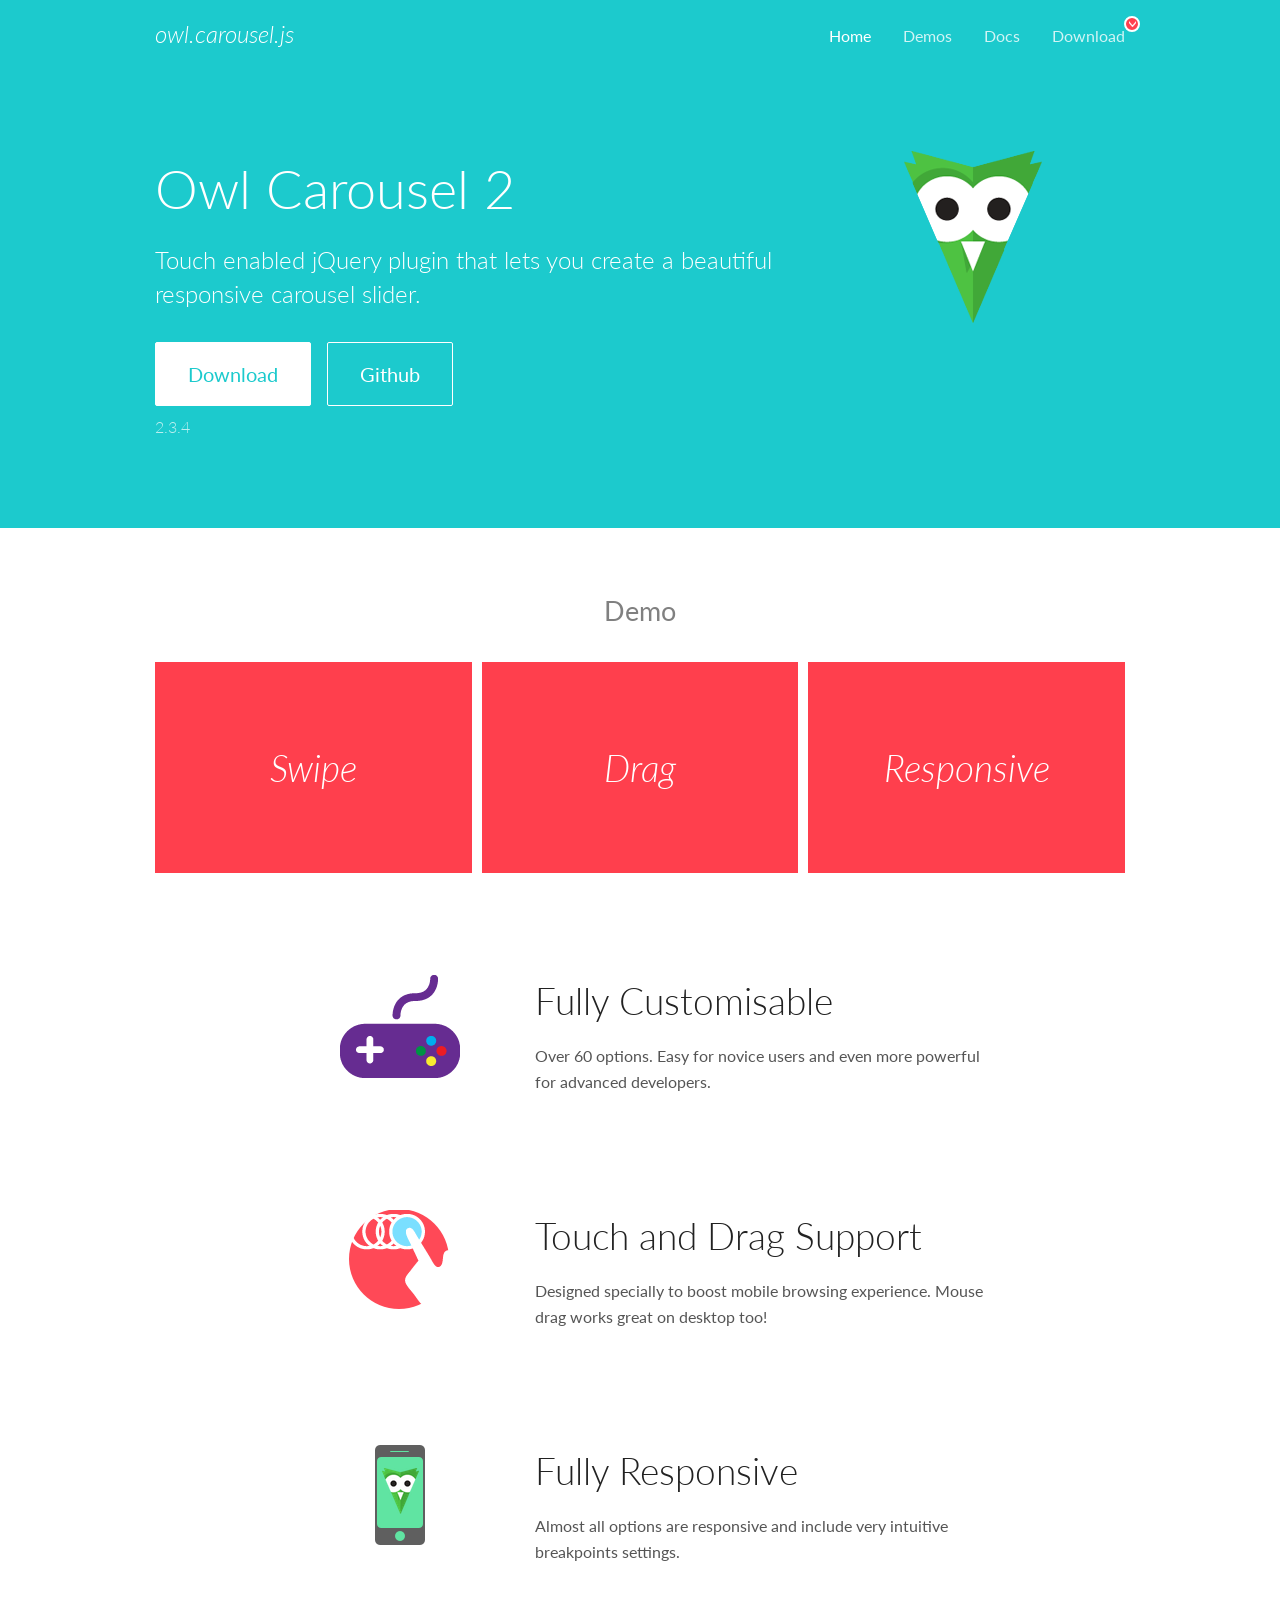
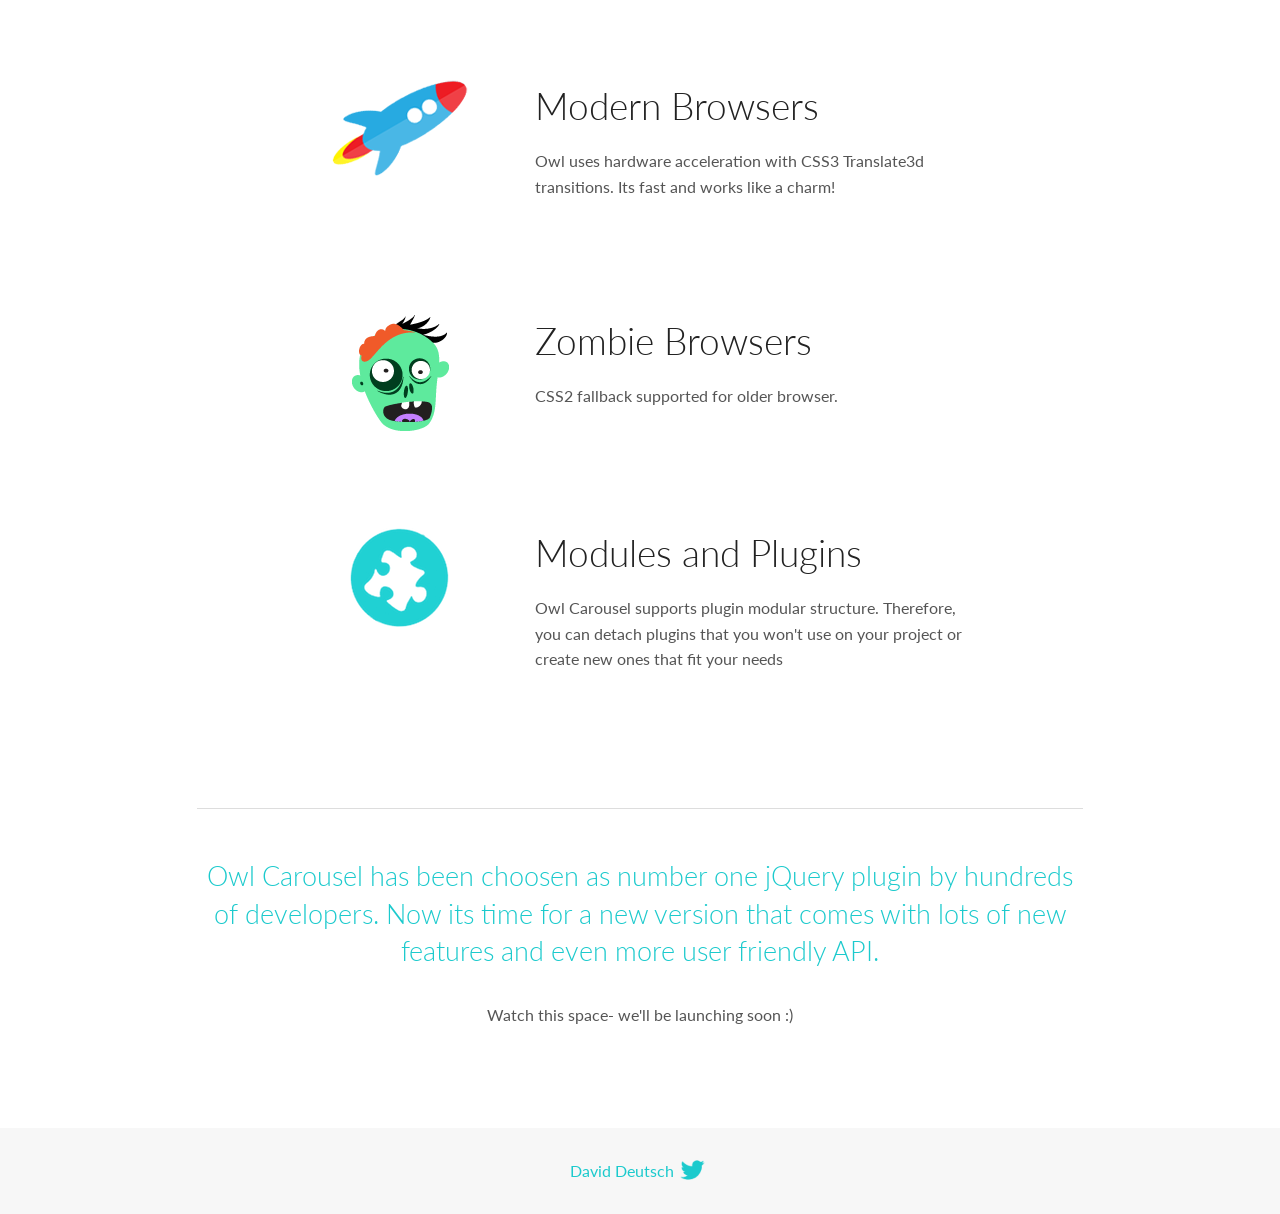
<file: OwlCarousel2-2.3.4/docs/index.html>
<!DOCTYPE html>
<html lang="en">
  <head>

    <!-- head -->
    <meta charset="utf-8">
    <meta name="msapplication-tap-highlight" content="no" />
    <meta name="viewport" content="width=device-width, initial-scale=1.0" />
    <meta name="description" content="Touch enabled jQuery plugin that lets you create beautiful responsive carousel slider.">
    <meta name="author" content="David Deutsch">
    <title>
      Home | Owl Carousel | 2.3.4
    </title>

    <!-- Stylesheets -->
    <link href='https://fonts.googleapis.com/css?family=Lato:300,400,700,400italic,300italic' rel='stylesheet' type='text/css'>
    <link rel="stylesheet" href="assets/css/docs.theme.min.css">

    <!-- Owl Stylesheets -->
    <link rel="stylesheet" href="assets/owlcarousel/assets/owl.carousel.min.css">
    <link rel="stylesheet" href="assets/owlcarousel/assets/owl.theme.default.min.css">

    <!-- HTML5 shim and Respond.js IE8 support of HTML5 elements and media queries -->

    <!--[if lt IE 9]>
      <script src="https://oss.maxcdn.com/libs/html5shiv/3.7.0/html5shiv.js"></script>
      <script src="https://oss.maxcdn.com/libs/respond.js/1.3.0/respond.min.js"></script>
    <![endif]-->

    <!-- Favicons -->
    <link rel="apple-touch-icon-precomposed" sizes="144x144" href="assets/ico/apple-touch-icon-144-precomposed.png">
    <link rel="shortcut icon" href="assets/ico/favicon.png">
    <link rel="shortcut icon" href="favicon.ico">

    <!-- Yeah i know js should not be in header. Its required for demos.-->

    <!-- javascript -->
    <script src="assets/vendors/jquery.min.js"></script>
    <script src="assets/owlcarousel/owl.carousel.js"></script>
  </head>
  <body>

    <!-- header -->
    <header class="header">
      <div class="row">
        <div class="large-12 columns">
          <div class="brand left">
            <h3>
              <a href="/OwlCarousel2/">owl.carousel.js</a> 
            </h3>
          </div>
          <a id="toggle-nav" class="right">
            <span></span> <span></span> <span></span> 
          </a> 
          <div class="nav-bar">
            <ul class="clearfix">
              <li class="active">
                <a href="/OwlCarousel2/index.html">Home</a> 
              </li>
              <li> <a href="/OwlCarousel2/demos/demos.html">Demos</a>  </li>
              <li> <a href="/OwlCarousel2/docs/started-welcome.html">Docs</a>  </li>
              <li>
                <a href="https://github.com/OwlCarousel2/OwlCarousel2/archive/2.3.4.zip">Download</a> 
                <span class="download"></span> 
              </li>
            </ul>
          </div>
        </div>
      </div>
    </header>

    <!-- home panel -->
    <section id="hero">
      <div class="row">
        <div class="large-8 medium-8 columns">
          <h1>Owl Carousel 2</h1>
          <h4>Touch enabled jQuery plugin that lets you create a beautiful responsive carousel slider.</h4>
          <a href="https://github.com/OwlCarousel2/OwlCarousel2/archive/2.3.4.zip" class="hero-button">Download</a> 
          <a href="https://github.com/OwlCarousel2/OwlCarousel2" class="hero-button outline">Github</a> 
          <p>2.3.4</p>
        </div>
        <div class="large-4 medium-4 columns">
          <img class="owl-logo" src="assets/img/owl-logo.png" alt="mr. Owl">
        </div>
      </div>
    </section>

    <!-- body -->
    <div class="home-demo">
      <div class="row">
        <div class="large-12 columns">
          <h3>Demo</h3>
          <div class="owl-carousel">
            <div class="item">
              <h2>Swipe</h2>
            </div>
            <div class="item">
              <h2>Drag</h2>
            </div>
            <div class="item">
              <h2>Responsive</h2>
            </div>
            <div class="item">
              <h2>CSS3</h2>
            </div>
            <div class="item">
              <h2>Fast</h2>
            </div>
            <div class="item">
              <h2>Easy</h2>
            </div>
            <div class="item">
              <h2>Free</h2>
            </div>
            <div class="item">
              <h2>Upgradable</h2>
            </div>
            <div class="item">
              <h2>Tons of options</h2>
            </div>
            <div class="item">
              <h2>Infinity</h2>
            </div>
            <div class="item">
              <h2>Auto Width</h2>
            </div>
          </div>
        </div>
      </div>
    </div>
    <script>
      var owl = $('.owl-carousel');
      owl.owlCarousel({
        margin: 10,
        loop: true,
        responsive: {
          0: {
            items: 1
          },
          600: {
            items: 2
          },
          1000: {
            items: 3
          }
        }
      })
    </script>

    <!-- features -->
    <div id="features">
      <div class="row">
        <div class="small-12 medium-9 small-centered columns">
          <section class="row feature">
            <div class="medium-4 small-12 columns">
              <img src="assets/img/feature-options.png" alt="">
            </div>
            <div class="medium-8 small-12 columns">
              <h2>Fully Customisable</h2>
              <p>Over 60 options. Easy for novice users and even more powerful for advanced developers.</p>
            </div>
          </section>
          <section class="row feature">
            <div class="medium-4 small-12 columns">
              <img src="assets/img/feature-drag.png" alt="">
            </div>
            <div class="medium-8 small-12 columns">
              <h2>Touch and Drag Support</h2>
              <p>Designed specially to boost mobile browsing experience. Mouse drag works great on desktop too!</p>
            </div>
          </section>
          <section class="row feature">
            <div class="medium-4 small-12 columns">
              <img src="assets/img/feature-responsive.png" alt="">
            </div>
            <div class="medium-8 small-12 columns">
              <h2>Fully Responsive</h2>
              <p>Almost all options are responsive and include very intuitive breakpoints settings.</p>
            </div>
          </section>
          <section class="row feature">
            <div class="medium-4 small-12 columns">
              <img src="assets/img/feature-modern.png" alt="">
            </div>
            <div class="medium-8 small-12 columns">
              <h2>Modern Browsers</h2>
              <p>Owl uses hardware acceleration with CSS3 Translate3d transitions. Its fast and works like a charm! </p>
            </div>
          </section>
          <section class="row feature">
            <div class="medium-4 small-12 columns">
              <img src="assets/img/feature-zombie.png" alt="">
            </div>
            <div class="medium-8 small-12 columns">
              <h2>Zombie Browsers</h2>
              <p>CSS2 fallback supported for older browser.</p>
            </div>
          </section>
          <section class="row feature">
            <div class="medium-4 small-12 columns">
              <img src="assets/img/feature-module.png" alt="">
            </div>
            <div class="medium-8 small-12 columns">
              <h2>Modules and Plugins</h2>
              <p>Owl Carousel supports plugin modular structure. Therefore, you can detach plugins that you won&#x27;t use on your project or create new ones that fit your needs</p>
            </div>
          </section>
        </div>
      </div>
    </div>

    <!-- footer -->
    <section id="teaser-text">
      <div class="row">
        <div class="small-12 medium-11 small-centered columns">
          <hr>
          <h3 id="owl-carousel-has-been-choosen-as-number-one-jquery-plugin-by-hundreds-of-developers-now-its-time-for-a-new-version-that-comes-with-lots-of-new-features-and-even-more-user-friendly-api-">Owl Carousel has been choosen as number one jQuery plugin by hundreds of developers. Now its time for a new version that comes with lots of new features and even more user friendly API.</h3>
          <p>Watch this space- we&#39;ll be launching soon :)</p>
        </div>
      </div>
    </section>

    <!-- footer -->
    <footer class="footer">
      <div class="row">
        <div class="large-12 columns">
          <h5>
            <a href="/OwlCarousel2/docs/support-contact.html">David Deutsch</a> 
            <a id="custom-tweet-button" href="https://twitter.com/share?url=https://github.com/OwlCarousel2/OwlCarousel2&text=Owl Carousel - This is so awesome! " target="_blank"></a> 
          </h5>
        </div>
      </div>
    </footer>

    <!-- vendors -->
    <script src="assets/vendors/highlight.js"></script>
    <script src="assets/js/app.js"></script>
  </body>
</html>
</file>
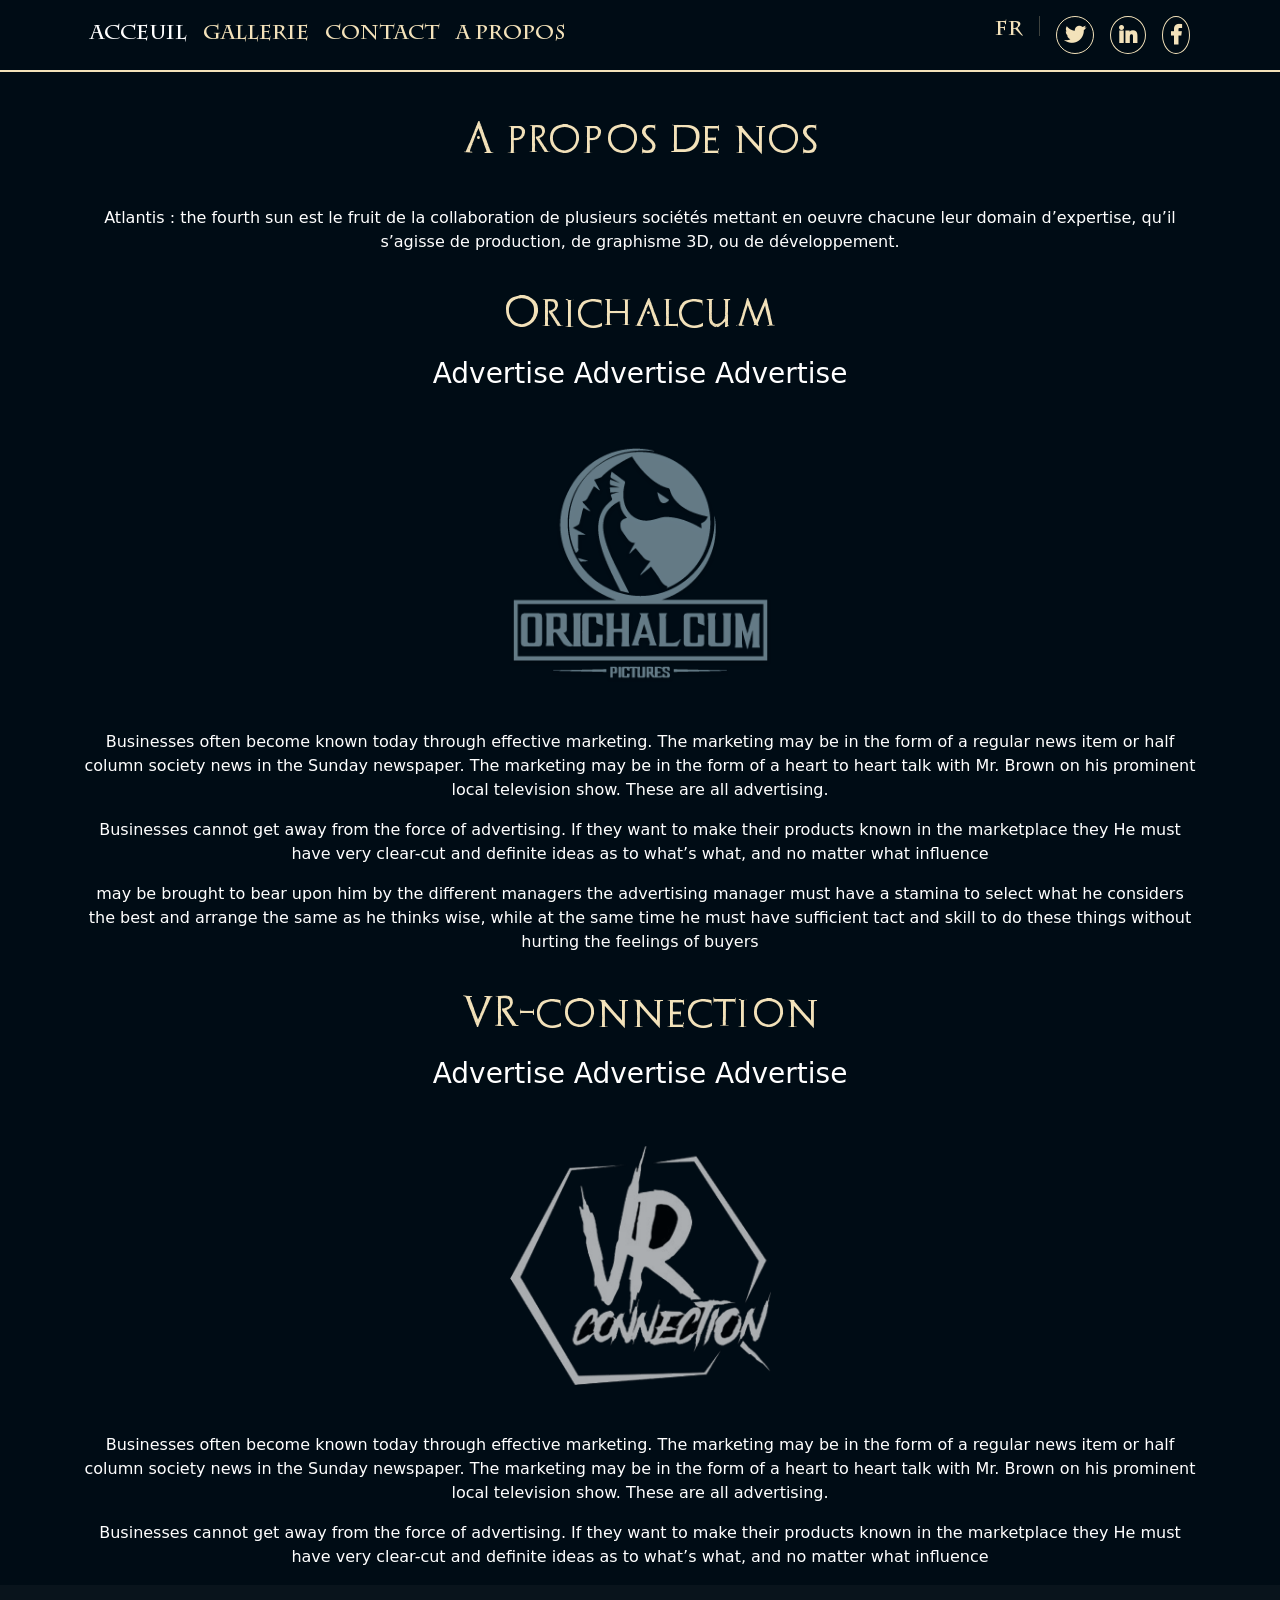
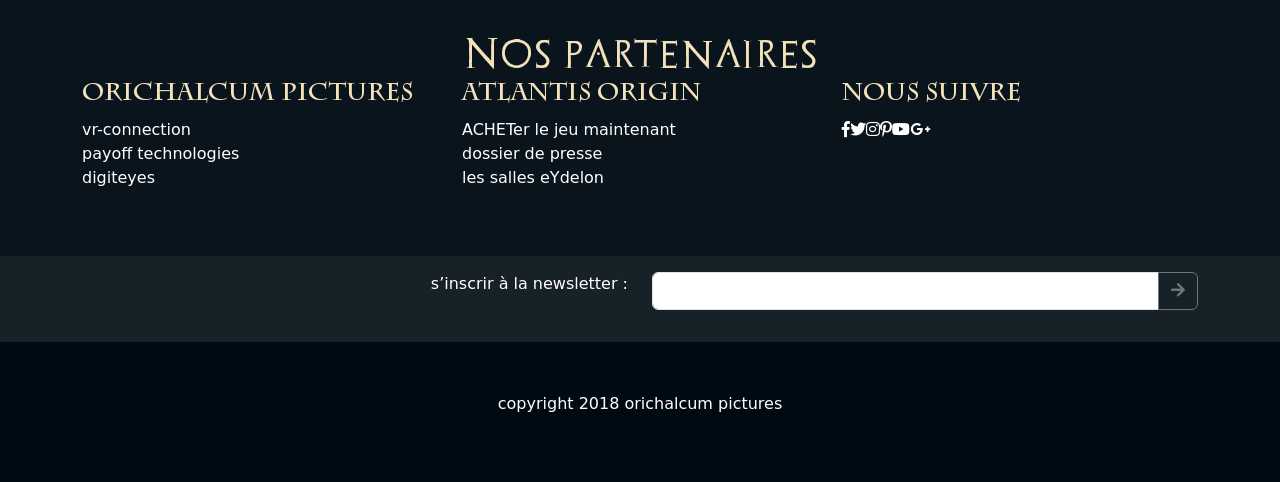
<file: about.html>
<!DOCTYPE html>
<html lang="en">
<head>
    <meta charset="UTF-8">
    <meta name="viewport" content="width=device-width, initial-scale=1.0">
    <title>About</title>
    <link rel="stylesheet" href="css/bootstrap.css">
    <link rel="stylesheet" href="font/stylesheet.css">
    <link rel="stylesheet" href="css/fontawesome-all.css">
    <link rel="stylesheet" href="css/style.css">
</head>
<body class="about"> 
        <!-- ========== Start header ========== -->
        <header>
            <nav class="navbar navbar-expand-sm navbar-dark bg-transparent">
                  <div class="container">
                    <button class="navbar-toggler d-lg-none" type="button" data-bs-toggle="collapse" data-bs-target="#collapsibleNavId" aria-controls="collapsibleNavId"
                        aria-expanded="false" aria-label="Toggle navigation">
                        <span class="navbar-toggler-icon"></span>
                    </button>
                    <div class="collapse navbar-collapse" id="collapsibleNavId">
                        <ul class="navbar-nav me-auto mt-2 mt-lg-0">
                            <li class="nav-item">
                                <a class="nav-link active" href="index.html" aria-current="page">Acceuil <span class="visually-hidden">(current)</span></a>
                            </li>
                            <li class="nav-item">
                                <a class="nav-link" href="gallery.html">GALLERIE </a>
                            </li>
                            <li class="nav-item">
                                <a class="nav-link" href="contact.html">Contact  </a>
                            </li>
                            <li class="nav-item">
                                <a class="nav-link" href="about.html">A propos </a>
                            </li>
                        </ul>
                    </div>
                    <ul class="navbar-nav">
                        <li class="nav-item">
                            <a href="" class="nav-link">
                                FR
                            </a>
                        </li>
                        <li class="nav-item">
                            <a href="" class="nav-link">
                                <div class="vr"></div>
                            </a>
                        </li>
                        <li class="nav-item">
                            <a href="" class="nav-link">
                                <i class="fab fa-twitter"></i>
                            </a>
                        </li>
                        <li class="nav-item">
                            <a href="" class="nav-link">
                                <i class="fab fa-linkedin-in"></i>
                            </a>
                        </li>
                        <li class="nav-item">
                            <a href="" class="nav-link">
                                <i class="fab fa-facebook-f"></i>
                            </a>
                        </li>
                    </ul>
              </div>
            </nav>
        </header>
        <!-- ========== End header ========== -->
        <!-- ========== Start about ========== -->
        <section class="about text-center">
            <div class="container">
                    <h2 class="my-5 text-center">A propos de nos</h2>
                    <p>Atlantis : the fourth sun est le fruit de la collaboration de plusieurs sociétés mettant en oeuvre chacune leur domain d’expertise, qu’il s’agisse de production, de graphisme 3D, ou de développement.</p>

            </div>
            <div class="container">
                <div class="row">
                    <h2 class="my-4">Orichalcum</h2>
                    <h3>Advertise Advertise Advertise</h3>
                    <img class="w-25 mx-auto my-5" src="asset/img/apropos/Objet-dynamique-vectoriel.png" alt="">
                    <p>Businesses often become known today through effective marketing. The marketing may be in the form of a regular news item or half column society news in the Sunday newspaper. The marketing may be in the form of a heart to heart talk with Mr. Brown on his prominent local television show. These are all advertising.</p>
                    <p>Businesses cannot get away from the force of advertising. If they want to make their products known in the marketplace they He must have very clear-cut and definite ideas as to what’s what, and no matter what influence</p>
                    <p>may be brought to bear upon him by the different managers the advertising manager must have a stamina to select what he considers the best and arrange the same as he thinks wise, while at the same time he must have sufficient tact and skill to do these things without hurting the feelings of buyers</p>
                </div>
            </div>
            <div class="container">
                <div class="row">
                    <h2 class="my-4">VR-connection</h2>
                    <h3>Advertise Advertise Advertise</h3>
                    <img class="w-25 mx-auto my-5" src="asset/img/apropos/VRV.png" alt="">
                    <p>Businesses often become known today through effective marketing. The marketing may be in the form of a regular news item or half column society news in the Sunday newspaper. The marketing may be in the form of a heart to heart talk with Mr. Brown on his prominent local television show. These are all advertising.
                    </p>
                    <p>Businesses cannot get away from the force of advertising. If they want to make their products known in the marketplace they He must have very clear-cut and definite ideas as to what’s what, and no matter what influence</p>
                </div>
            </div>
        </section>
        <!-- ========== End about ========== -->
        <!-- ========== Start footer ========== -->
        <footer>
            <div class="footer-link">
                    <div class="container">
                        <h2 class="text-center">Nos partenaires</h2>
                    </div>
                    <div class="container">
                        <div class="row">
                            <div class="col-md-4">
                                <h3>ORICHALCUM PICTURES</h3>
                                <ul class="list-unstyled">
                                    <li>vr-connection</li>
                                    <li>payoff technologies</li>
                                    <li>digiteyes</li>
                                </ul>
                            </div>
                            <div class="col-md-4">
                                <h3>Atlantis Origin</h3>
                                <ul class="list-unstyled">
                                    <li>ACHETer le jeu maintenant</li>
                                    <li>dossier de presse</li>
                                    <li>les salles eYdelon</li>
                                </ul>
                            </div>
                            <div class="col-md-4">
                                <h3>nous suivre</h3>
                                <ul class="list-unstyled d-flex">   
                                    <li><i class="fab fa-facebook-f"></i></li>
                                    <li><i class="fab fa-twitter"></i>  </li>
                                    <li><i class="fab fa-instagram"></i> </li>
                                    <li><i class="fab fa-pinterest-p"></i> </li>
                                    <li><i class="fab fa-youtube"></i></li>
                                    <li><i class="fab fa-google-plus-g"></i></li>
                                </ul>
                            </div>
                        </div>
                    </div>
            </div>
            <div class="footer-newsletter">
                    <div class="container">
                        <div class="row">
                            <div class="col-md-6">
                                <p class="text-end">s’inscrir à la newsletter : </p>
                            </div>
                            <div class="col-md-6">
                                <form action="">
                                    <div class="input-group mb-3">
                                        <input type="text" class="form-control" placeholder="" aria-label="Button" aria-describedby="">
                                        <button class="btn btn-outline-secondary" type="button" id="">
                                            <i class="fas fa-arrow-right"></i>
                                        </button>
                                    </div>
                                </form>
                            </div>
                        </div>
                    </div>
            </div>
            <div class="footer-copyright text-center">
                <p>copyright 2018 orichalcum pictures</p>
            </div>
        </footer>
        <!-- ========== End footer ========== -->

    
    <script src="js/bootstrap.bundle.js"></script>

</body>
</html>
</file>
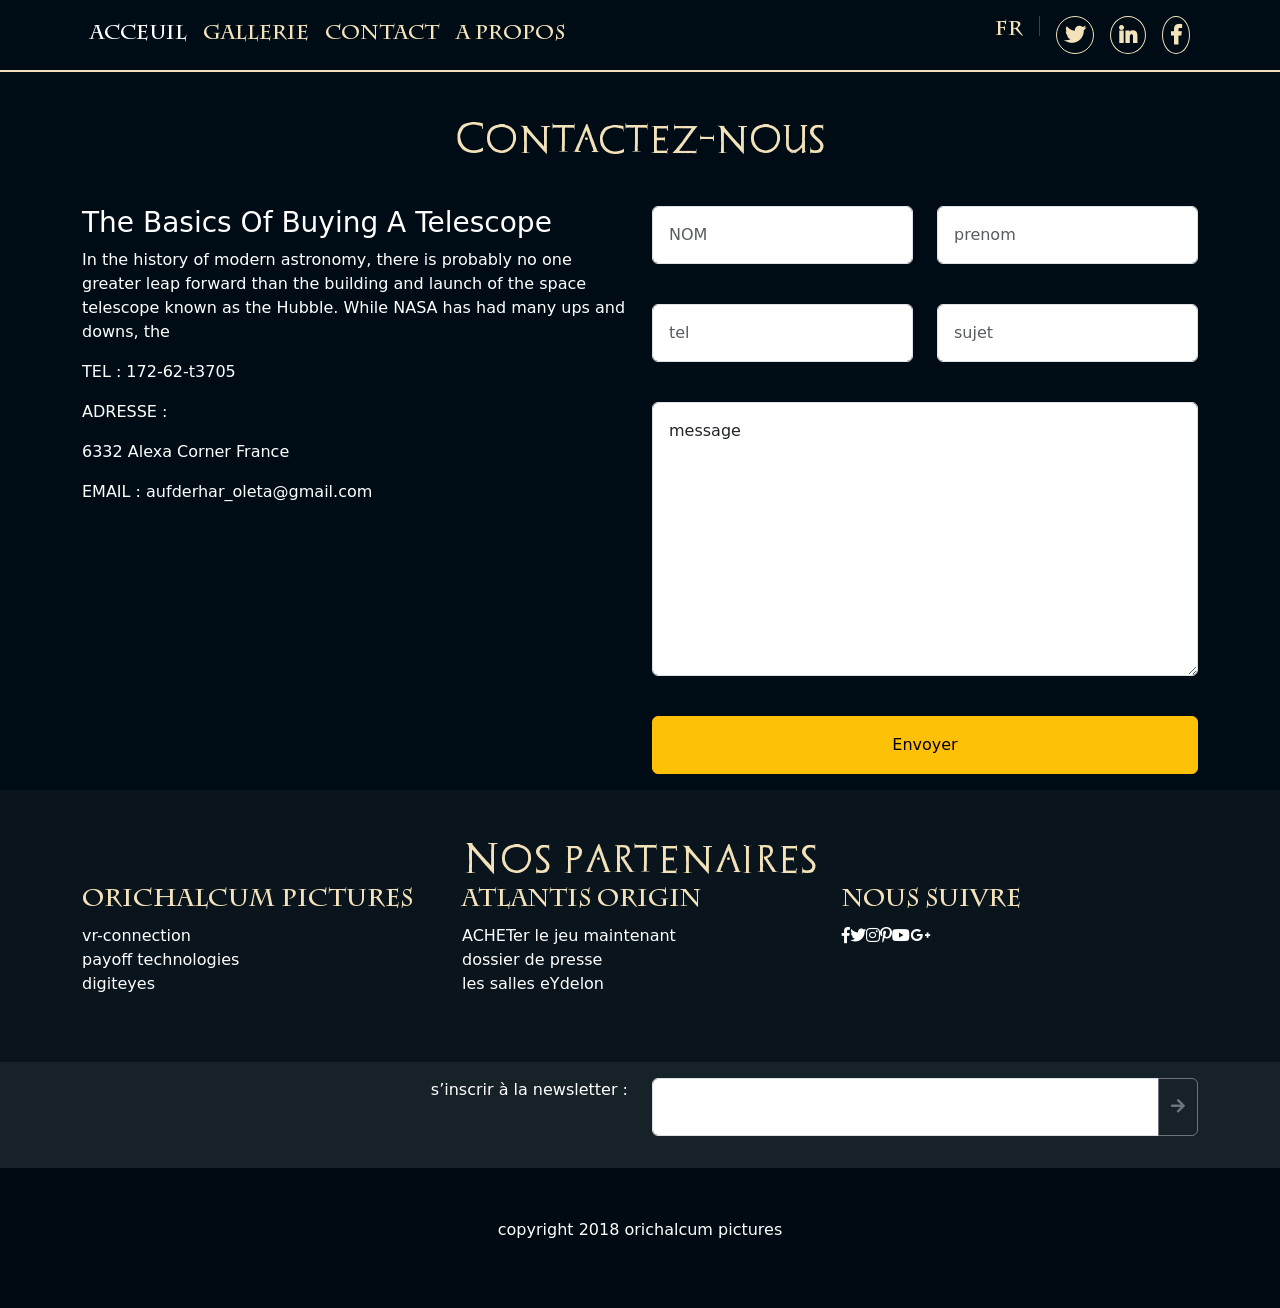
<file: contact.html>
<!DOCTYPE html>
<html lang="en">
<head>
    <meta charset="UTF-8">
    <meta name="viewport" content="width=device-width, initial-scale=1.0">
    <title>Contact</title>
    <link rel="stylesheet" href="css/bootstrap.css">
    <link rel="stylesheet" href="font/stylesheet.css">
    <link rel="stylesheet" href="css/fontawesome-all.css">
    <link rel="stylesheet" href="css/style.css">
</head>
<body class="contact"> 
        <!-- ========== Start header ========== -->
        <header>
            <nav class="navbar navbar-expand-sm navbar-dark bg-transparent">
                  <div class="container">
                    <button class="navbar-toggler d-lg-none" type="button" data-bs-toggle="collapse" data-bs-target="#collapsibleNavId" aria-controls="collapsibleNavId"
                        aria-expanded="false" aria-label="Toggle navigation">
                        <span class="navbar-toggler-icon"></span>
                    </button>
                    <div class="collapse navbar-collapse" id="collapsibleNavId">
                        <ul class="navbar-nav me-auto mt-2 mt-lg-0">
                            <li class="nav-item">
                                <a class="nav-link active" href="index.html" aria-current="page">Acceuil <span class="visually-hidden">(current)</span></a>
                            </li>
                            <li class="nav-item">
                                <a class="nav-link" href="gallery.html">GALLERIE </a>
                            </li>
                            <li class="nav-item">
                                <a class="nav-link" href="contact.html">Contact  </a>
                            </li>
                            <li class="nav-item">
                                <a class="nav-link" href="about.html">A propos </a>
                            </li>
                        </ul>
                    </div>
                    <ul class="navbar-nav">
                        <li class="nav-item">
                            <a href="" class="nav-link">
                                FR
                            </a>
                        </li>
                        <li class="nav-item">
                            <a href="" class="nav-link">
                                <div class="vr"></div>
                            </a>
                        </li>
                        <li class="nav-item">
                            <a href="" class="nav-link">
                                <i class="fab fa-twitter"></i>
                            </a>
                        </li>
                        <li class="nav-item">
                            <a href="" class="nav-link">
                                <i class="fab fa-linkedin-in"></i>
                            </a>
                        </li>
                        <li class="nav-item">
                            <a href="" class="nav-link">
                                <i class="fab fa-facebook-f"></i>
                            </a>
                        </li>
                    </ul>
              </div>
            </nav>     
        </header>
        <!-- ========== End header ========== -->
        <!-- ========== Start Contact ========== -->
        <section class="contact">
                <h2 class="text-center my-5">Contactez-nous</h2>
                <div class="container">
                    <div class="row">
                        <div class="col-md-6">
                            <h3>The Basics Of Buying A Telescope</h3>
                            <p>In the history of modern astronomy, there is probably no one greater leap forward than the building and launch of the space telescope known as the Hubble. While NASA has had many ups and downs, the</p>
                            <p>TEL : 172-62-t3705</p>
                            <p>ADRESSE : <address>6332 Alexa Corner France</address></p>
                            <p>EMAIL : aufderhar_oleta@gmail.com</p>
                        </div>
                        <div class="col-md-6">
                            <form action="" method="post">
                                <div class="row g-4">
                                    <div class="col-md-6">
                                        <div class="mb-3">
                                          <input type="text" name="nom" id="nom" class="form-control p-3" placeholder="NOM">
                                        </div>
                                    </div>
                                    <div class="col-md-6">
                                        <div class="mb-3">
                                          <input type="text" name="prenom" id="prenom" class="form-control p-3" placeholder="prenom">
                                        </div>
                                    </div>
                                    <div class="col-md-6">
                                        <div class="mb-3">
                                          <input type="text" name="tel" id="tel" class="form-control p-3" placeholder="tel">
                                        </div>
                                    </div>
                                    <div class="col-md-6">
                                        <div class="mb-3">
                                          <input type="text" name="sujet" id="sujet" class="form-control p-3" placeholder="sujet">
                                        </div>
                                    </div>
                                    <div class="col-md-12">
                                        <div class="mb-3">
                                          <textarea class="form-control p-3" name="message" id="message" cols="30" rows="10">message</textarea>
                                        </div>
                                    </div>
                                    <div class="col-md-12">
                                        <div class="mb-3">
                                            <button class="btn p-3 w-100 btn-warning">Envoyer</button>
                                        </div>
                                    </div>
                                </div>
                            </form>
                        </div>
                    </div>
                </div>
        </section>
        <!-- ========== End Contact ========== -->
        <!-- ========== Start footer ========== -->
        <footer>
            <div class="footer-link">
                    <div class="container">
                        <h2 class="text-center">Nos partenaires</h2>
                    </div>
                    <div class="container">
                        <div class="row">
                            <div class="col-md-4">
                                <h3>ORICHALCUM PICTURES</h3>
                                <ul class="list-unstyled">
                                    <li>vr-connection</li>
                                    <li>payoff technologies</li>
                                    <li>digiteyes</li>
                                </ul>
                            </div>
                            <div class="col-md-4">
                                <h3>Atlantis Origin</h3>
                                <ul class="list-unstyled">
                                    <li>ACHETer le jeu maintenant</li>
                                    <li>dossier de presse</li>
                                    <li>les salles eYdelon</li>
                                </ul>
                            </div>
                            <div class="col-md-4">
                                <h3>nous suivre</h3>
                                <ul class="list-unstyled d-flex">   
                                    <li><i class="fab fa-facebook-f"></i></li>
                                    <li><i class="fab fa-twitter"></i>  </li>
                                    <li><i class="fab fa-instagram"></i> </li>
                                    <li><i class="fab fa-pinterest-p"></i> </li>
                                    <li><i class="fab fa-youtube"></i></li>
                                    <li><i class="fab fa-google-plus-g"></i></li>
                                </ul>
                            </div>
                        </div>
                    </div>
            </div>
            <div class="footer-newsletter">
                    <div class="container">
                        <div class="row">
                            <div class="col-md-6">
                                <p class="text-end">s’inscrir à la newsletter : </p>
                            </div>
                            <div class="col-md-6">
                                <form action="">
                                    <div class="input-group mb-3">
                                        <input type="text" class="form-control p-3" placeholder="" aria-label="Button" aria-describedby="">
                                        <button class="btn btn-outline-secondary" type="button" id="">
                                            <i class="fas fa-arrow-right"></i>
                                        </button>
                                    </div>
                                </form>
                            </div>
                        </div>
                    </div>
            </div>
            <div class="footer-copyright text-center">
                <p>copyright 2018 orichalcum pictures</p>
            </div>
        </footer>
        <!-- ========== End footer ========== -->

    
    <script src="js/bootstrap.bundle.js"></script>

</body>
</html>
</file>
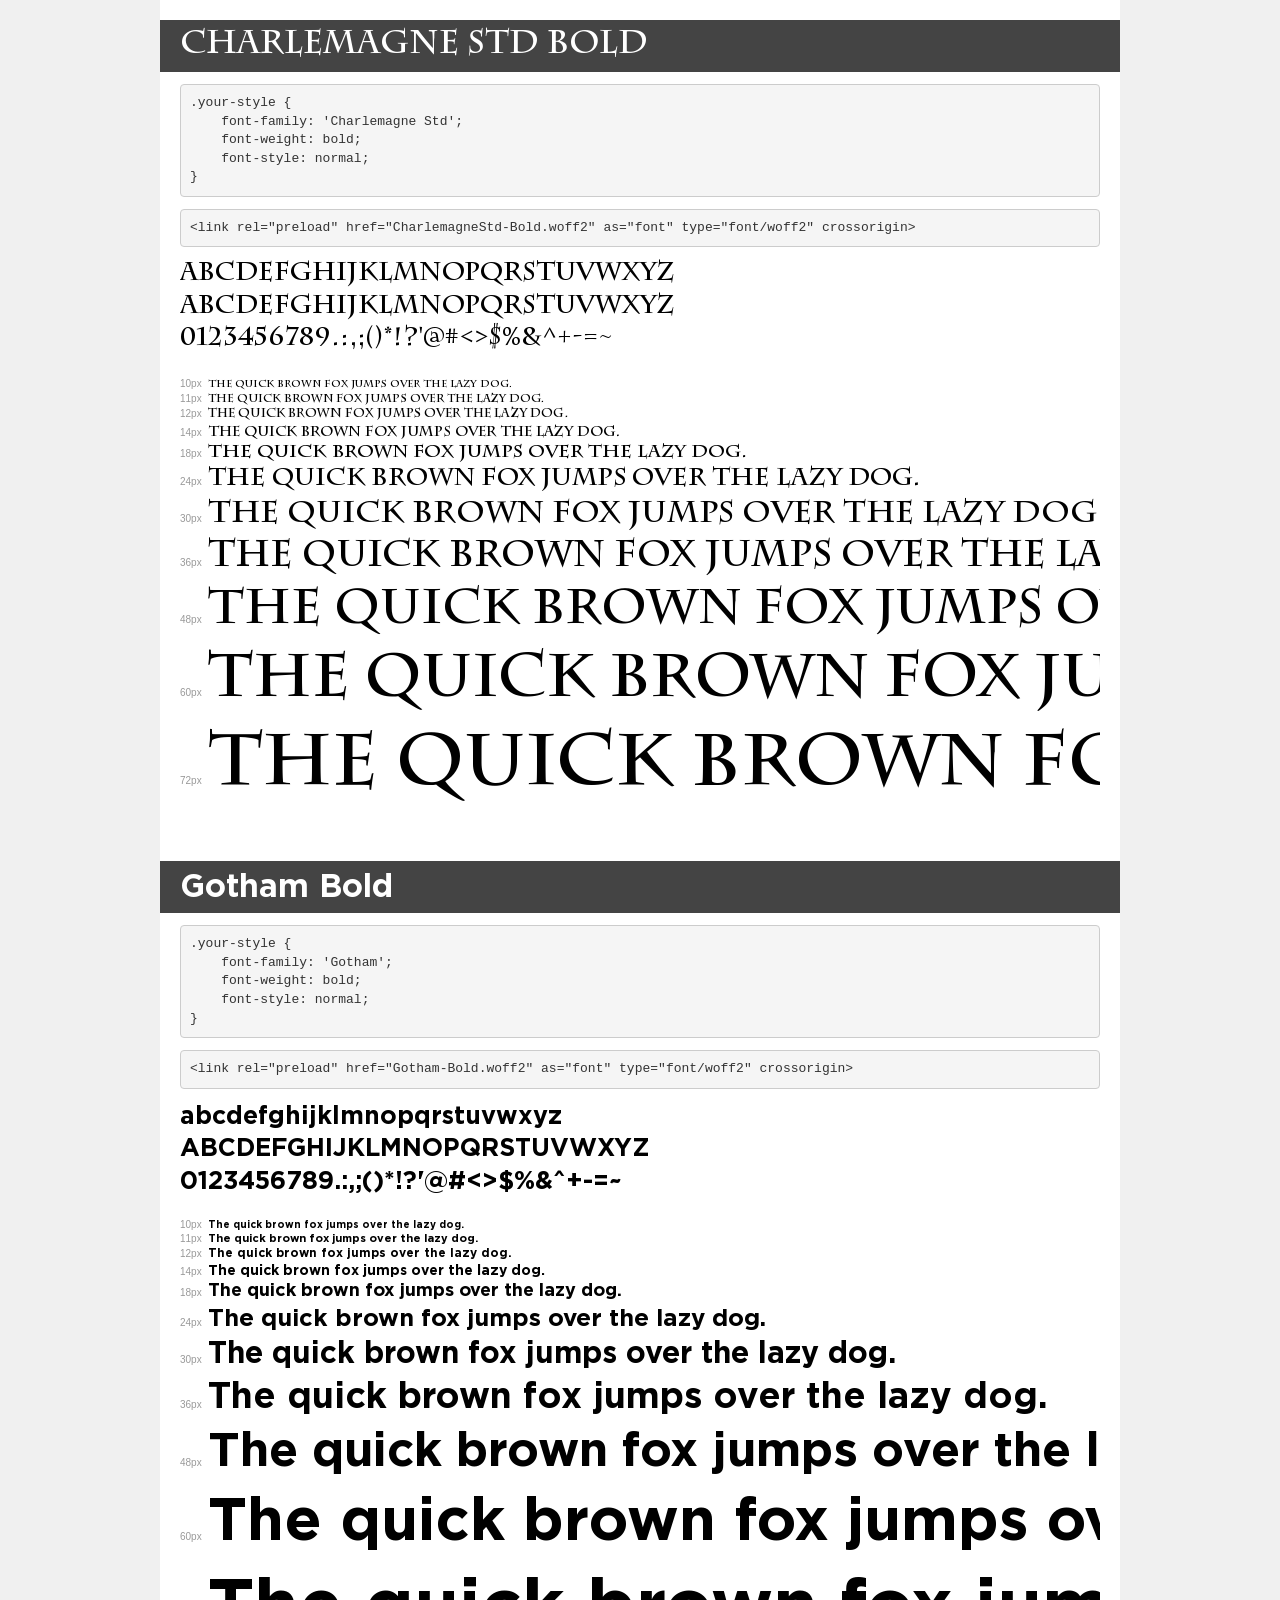
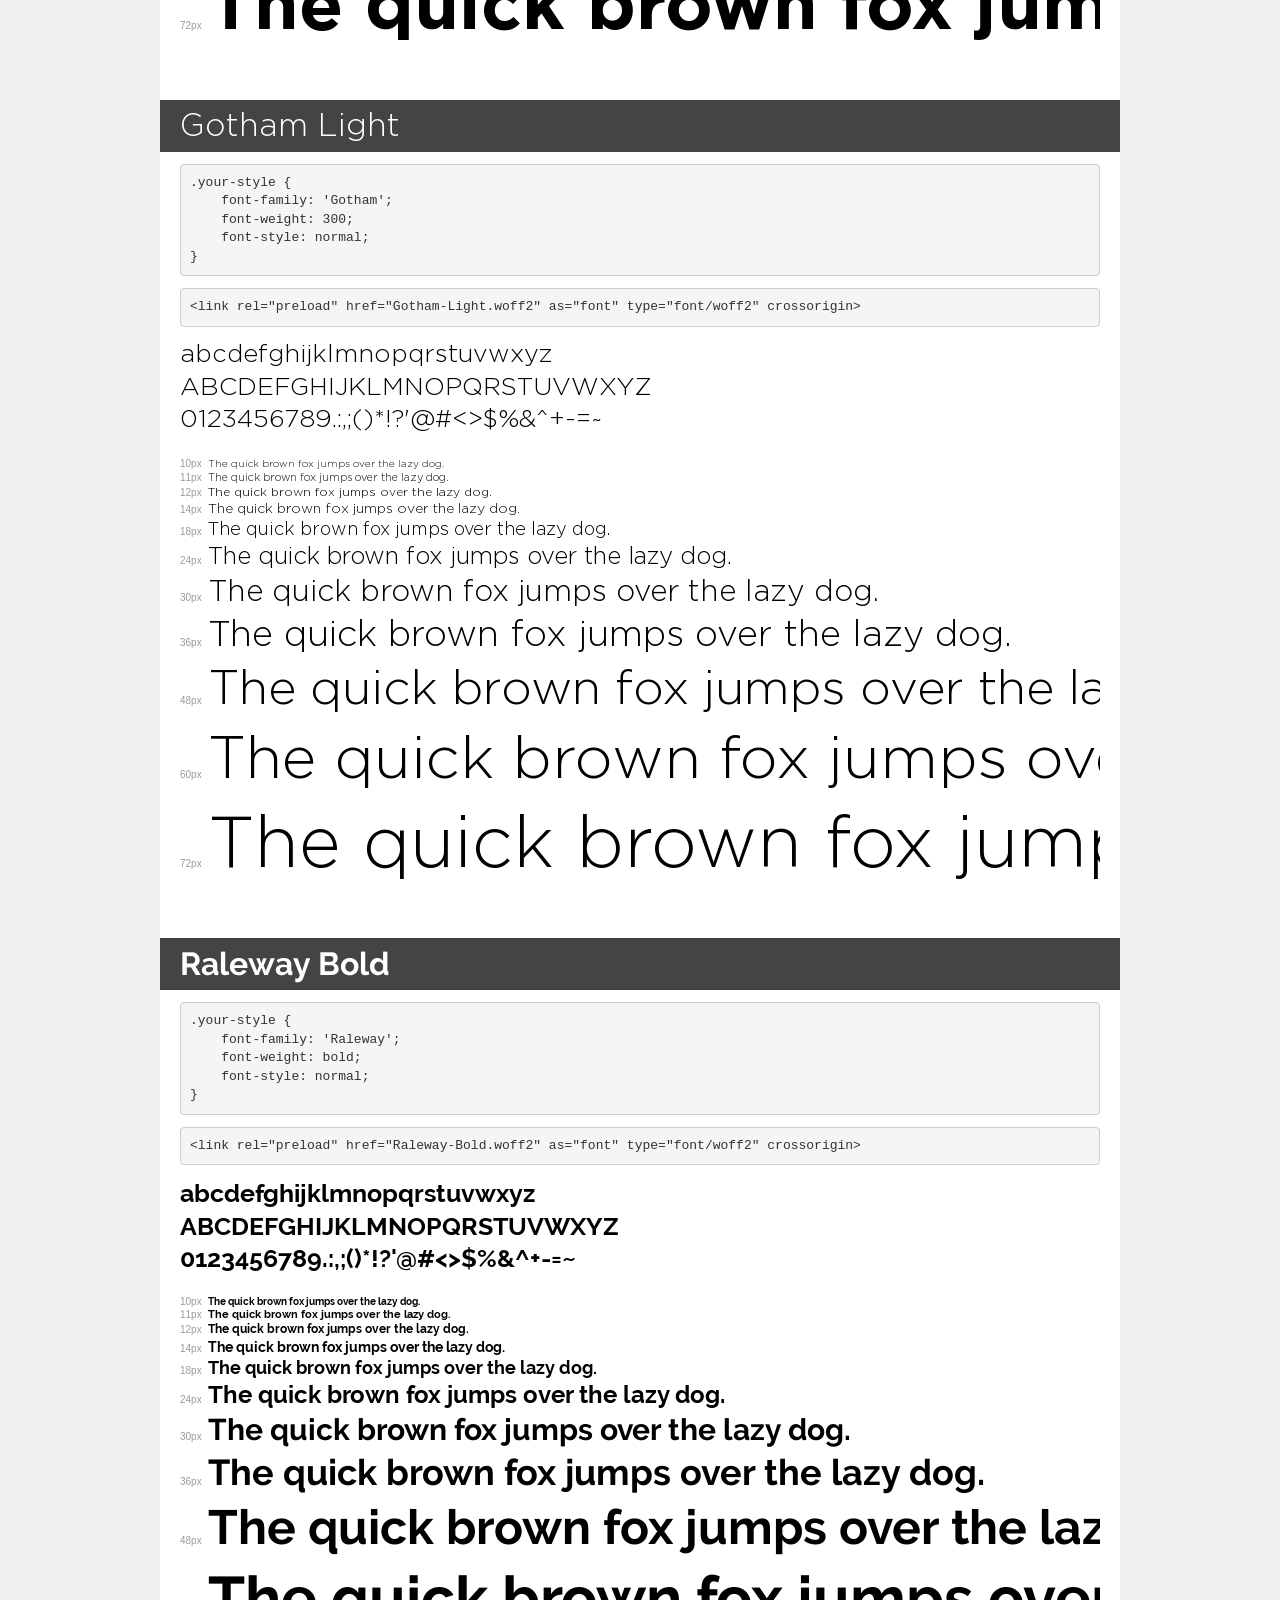
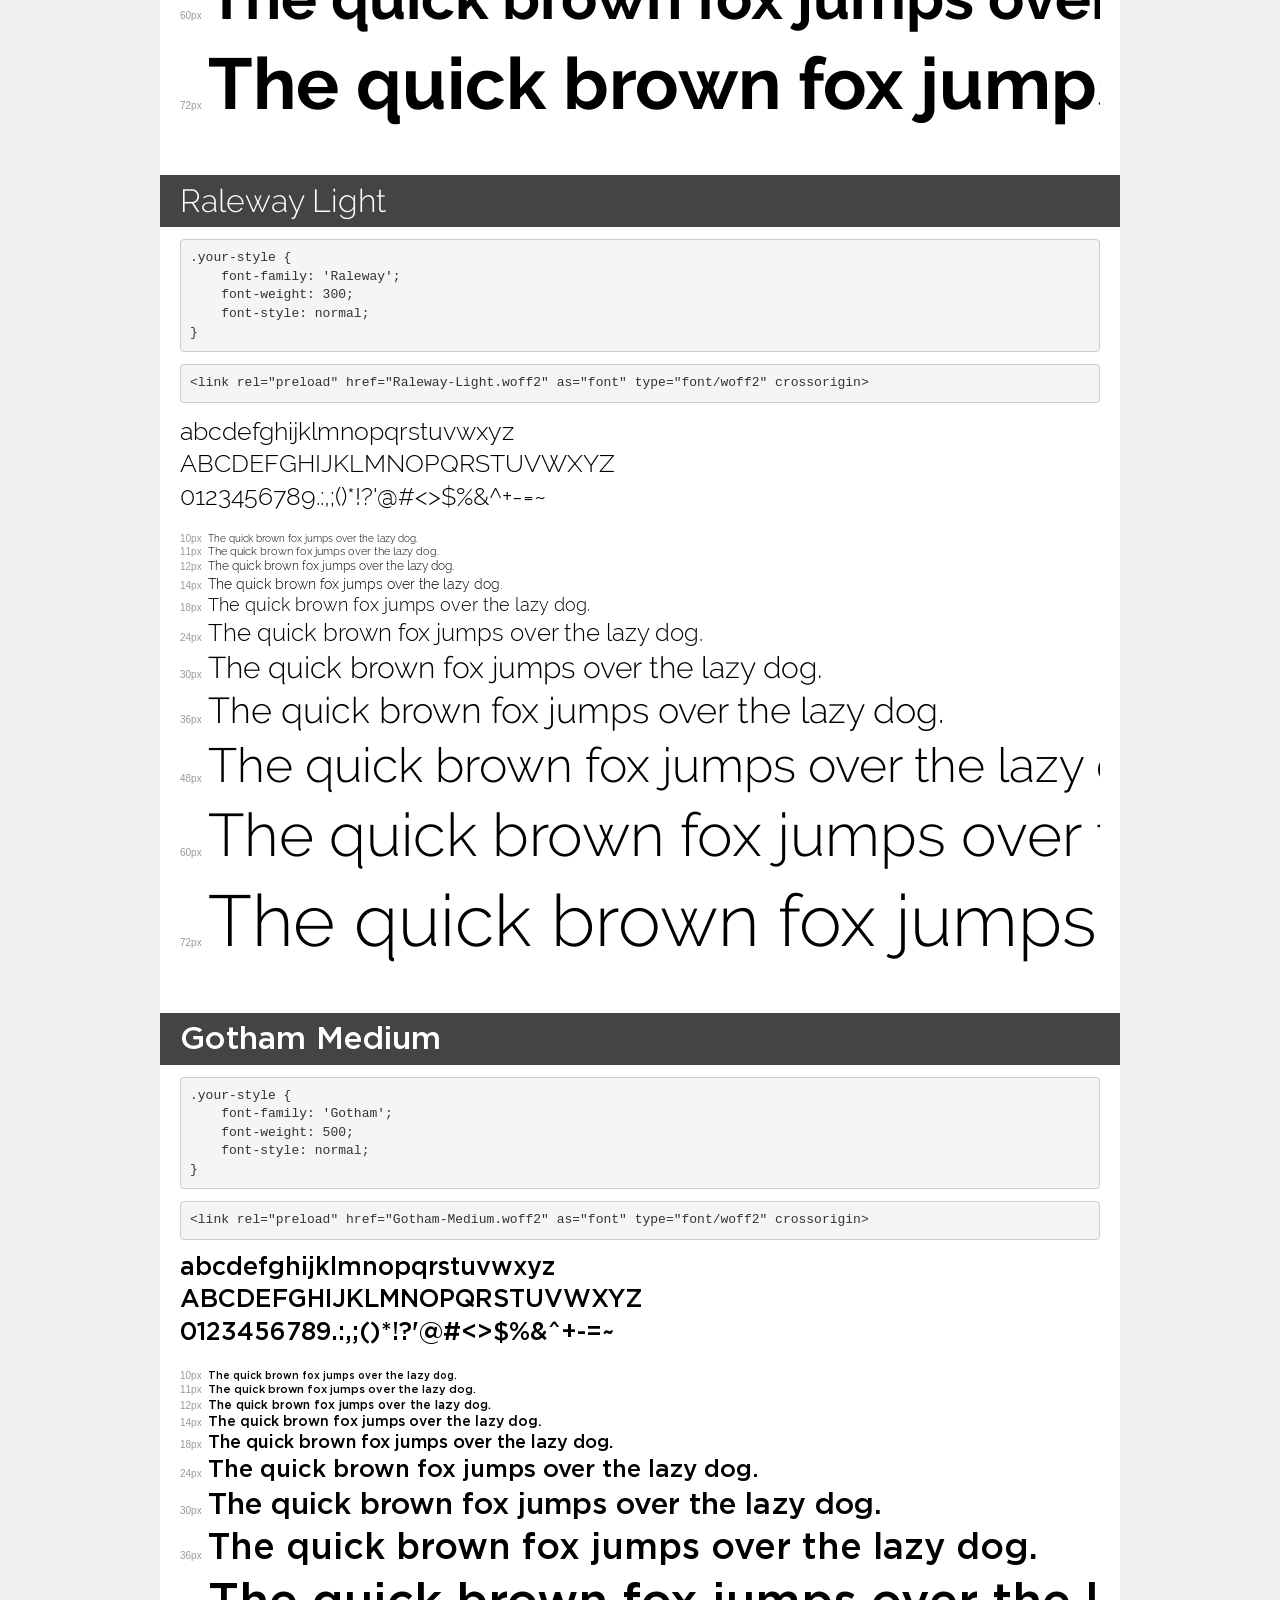
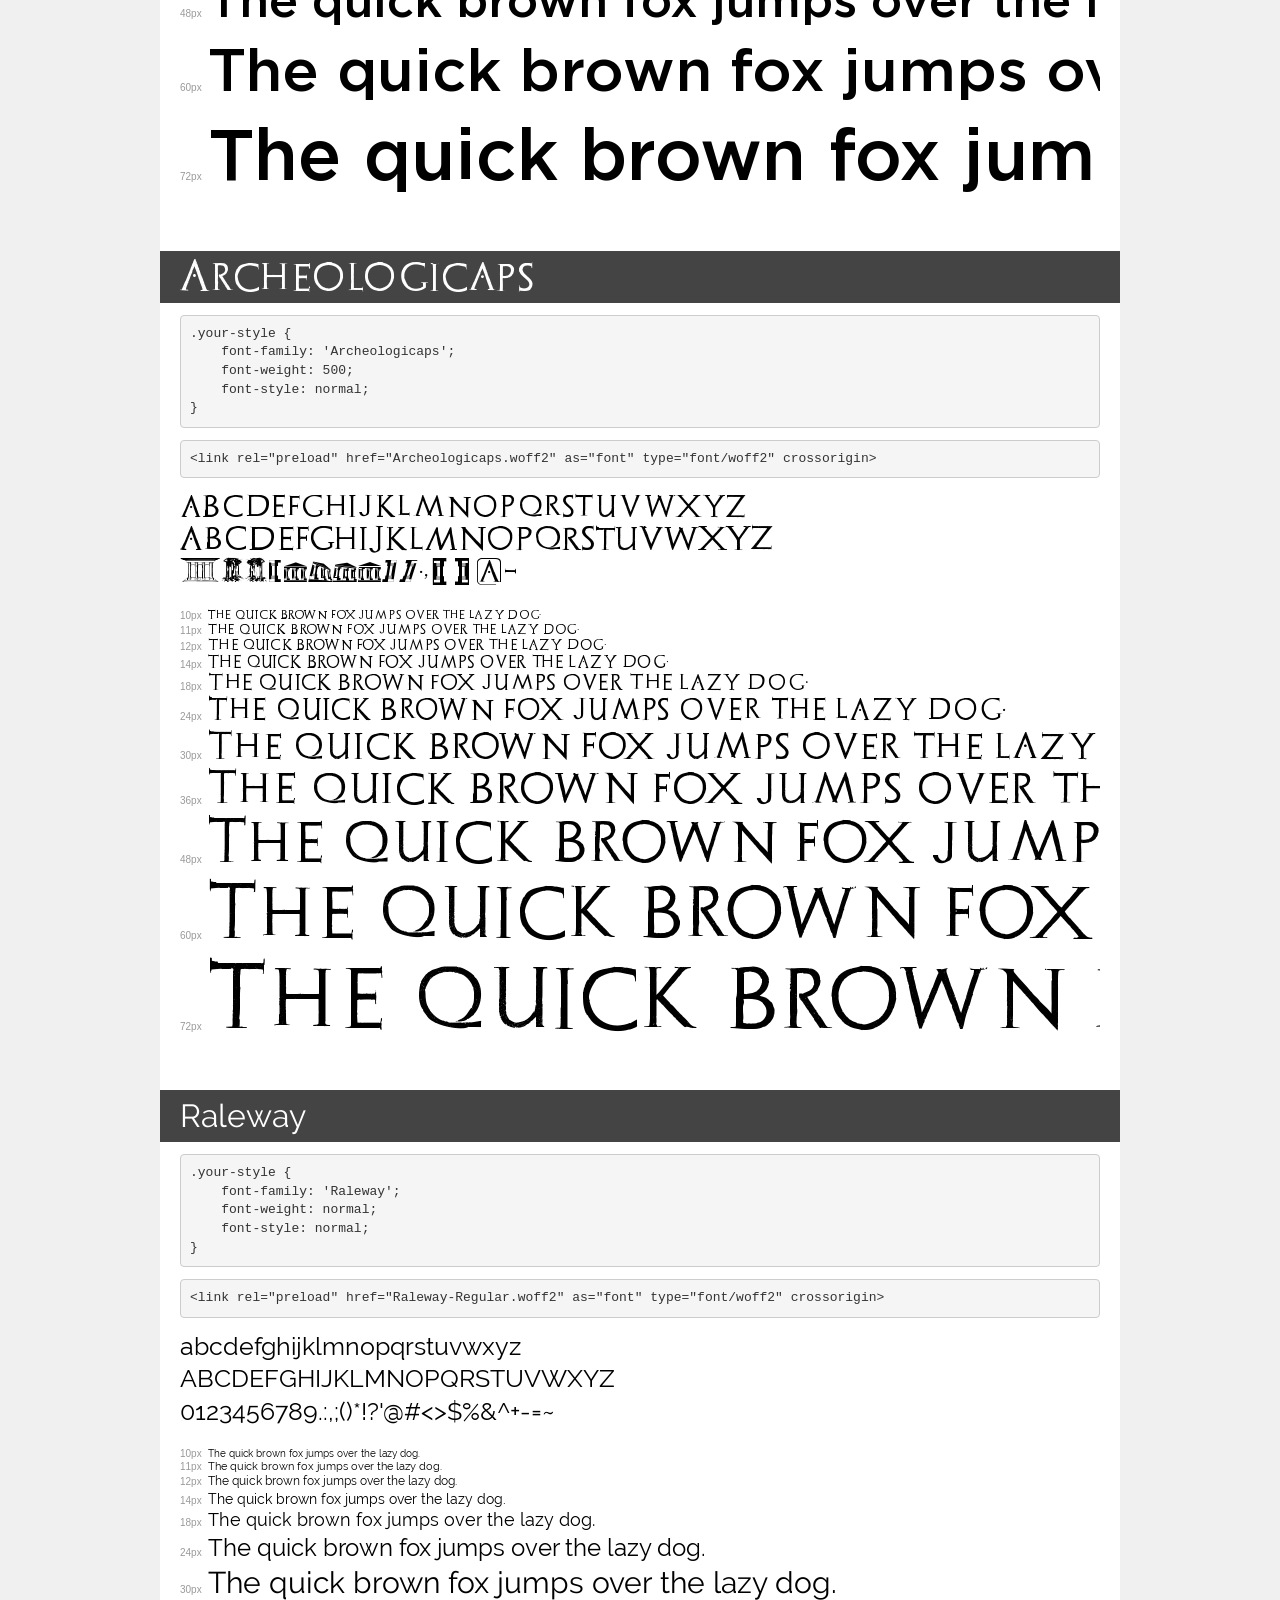
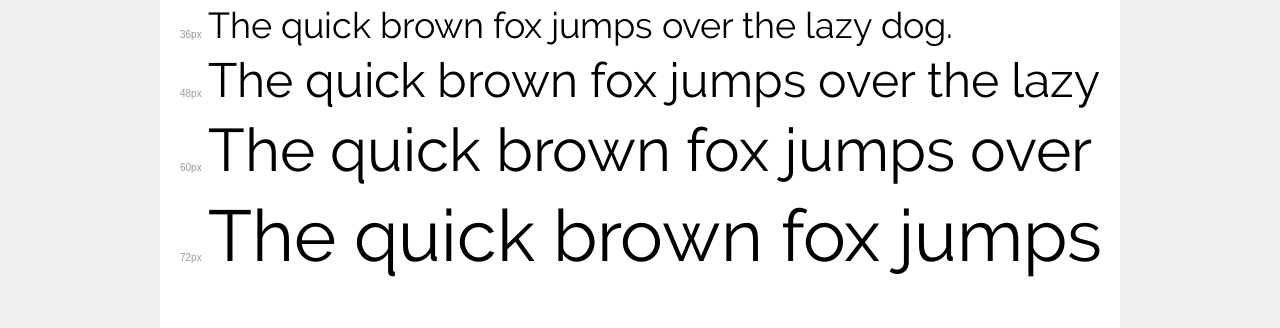
<file: asset/font/demo.html>
<!DOCTYPE html>
<html lang="en">
<head>
    <meta charset="utf-8">
    <meta http-equiv="X-UA-Compatible" content="IE=edge">
    <meta name="viewport" content="width=device-width, initial-scale=1">
    <meta name="robots" content="noindex, noarchive">
    <meta name="format-detection" content="telephone=no">
    <title>Transfonter demo</title>
    <link href="stylesheet.css" rel="stylesheet">
    <style>
        /*
        http://meyerweb.com/eric/tools/css/reset/
        v2.0 | 20110126
        License: none (public domain)
        */
        html, body, div, span, applet, object, iframe,
        h1, h2, h3, h4, h5, h6, p, blockquote, pre,
        a, abbr, acronym, address, big, cite, code,
        del, dfn, em, img, ins, kbd, q, s, samp,
        small, strike, strong, sub, sup, tt, var,
        b, u, i, center,
        dl, dt, dd, ol, ul, li,
        fieldset, form, label, legend,
        table, caption, tbody, tfoot, thead, tr, th, td,
        article, aside, canvas, details, embed,
        figure, figcaption, footer, header, hgroup,
        menu, nav, output, ruby, section, summary,
        time, mark, audio, video {
            margin: 0;
            padding: 0;
            border: 0;
            font-size: 100%;
            font: inherit;
            vertical-align: baseline;
        }
        /* HTML5 display-role reset for older browsers */
        article, aside, details, figcaption, figure,
        footer, header, hgroup, menu, nav, section {
            display: block;
        }
        body {
            line-height: 1;
        }
        ol, ul {
            list-style: none;
        }
        blockquote, q {
            quotes: none;
        }
        blockquote:before, blockquote:after,
        q:before, q:after {
            content: '';
            content: none;
        }
        table {
            border-collapse: collapse;
            border-spacing: 0;
        }
        /* demo styles */
        body {
            background: #f0f0f0;
            color: #000;
        }
        .page {
            background: #fff;
            width: 920px;
            margin: 0 auto;
            padding: 20px 20px 0 20px;
            overflow: hidden;
        }
        .font-container {
            overflow-x: auto;
            overflow-y: hidden;
            margin-bottom: 40px;
            line-height: 1.3;
            white-space: nowrap;
            padding-bottom: 5px;
        }
        h1 {
            position: relative;
            background: #444;
            font-size: 32px;
            color: #fff;
            padding: 10px 20px;
            margin: 0 -20px 12px -20px;
        }
        .letters {
            font-size: 25px;
            margin-bottom: 20px;
        }
        .s10:before {
            content: '10px';
        }
        .s11:before {
            content: '11px';
        }
        .s12:before {
            content: '12px';
        }
        .s14:before {
            content: '14px';
        }
        .s18:before {
            content: '18px';
        }
        .s24:before {
            content: '24px';
        }
        .s30:before {
            content: '30px';
        }
        .s36:before {
            content: '36px';
        }
        .s48:before {
            content: '48px';
        }
        .s60:before {
            content: '60px';
        }
        .s72:before {
            content: '72px';
        }
        .s10:before, .s11:before, .s12:before, .s14:before,
        .s18:before, .s24:before, .s30:before, .s36:before,
        .s48:before, .s60:before, .s72:before {
            font-family: Arial, sans-serif;
            font-size: 10px;
            font-weight: normal;
            font-style: normal;
            color: #999;
            padding-right: 6px;
        }
        pre {
            display: block;
            padding: 9px;
            margin: 0 0 12px;
            font-family: Monaco, Menlo, Consolas, "Courier New", monospace;
            font-size: 13px;
            line-height: 1.428571429;
            color: #333;
            font-weight: normal;
            font-style: normal;
            background-color: #f5f5f5;
            border: 1px solid #ccc;
            overflow-x: auto;
            border-radius: 4px;
        }
        /* responsive */
        @media (max-width: 959px) {
            .page {
                width: auto;
                margin: 0;
            }
        }
    </style>
</head>
<body>
<div class="page">
    <div class="demo">
        <h1 style="font-family: 'Charlemagne Std'; font-weight: bold; font-style: normal;">Charlemagne Std Bold</h1>
        <pre title="Usage">.your-style {
    font-family: 'Charlemagne Std';
    font-weight: bold;
    font-style: normal;
}</pre>
        <pre title="Preload (optional)">
&lt;link rel=&quot;preload&quot; href=&quot;CharlemagneStd-Bold.woff2&quot; as=&quot;font&quot; type=&quot;font/woff2&quot; crossorigin&gt;</pre>
        <div class="font-container" style="font-family: 'Charlemagne Std'; font-weight: bold; font-style: normal;">
            <p class="letters">
                abcdefghijklmnopqrstuvwxyz<br>
ABCDEFGHIJKLMNOPQRSTUVWXYZ<br>
                0123456789.:,;()*!?'@#&lt;&gt;$%&^+-=~
            </p>
            <p class="s10" style="font-size: 10px;">The quick brown fox jumps over the lazy dog.</p>
            <p class="s11" style="font-size: 11px;">The quick brown fox jumps over the lazy dog.</p>
            <p class="s12" style="font-size: 12px;">The quick brown fox jumps over the lazy dog.</p>
            <p class="s14" style="font-size: 14px;">The quick brown fox jumps over the lazy dog.</p>
            <p class="s18" style="font-size: 18px;">The quick brown fox jumps over the lazy dog.</p>
            <p class="s24" style="font-size: 24px;">The quick brown fox jumps over the lazy dog.</p>
            <p class="s30" style="font-size: 30px;">The quick brown fox jumps over the lazy dog.</p>
            <p class="s36" style="font-size: 36px;">The quick brown fox jumps over the lazy dog.</p>
            <p class="s48" style="font-size: 48px;">The quick brown fox jumps over the lazy dog.</p>
            <p class="s60" style="font-size: 60px;">The quick brown fox jumps over the lazy dog.</p>
            <p class="s72" style="font-size: 72px;">The quick brown fox jumps over the lazy dog.</p>
        </div>
    </div>

    <div class="demo">
        <h1 style="font-family: 'Gotham'; font-weight: bold; font-style: normal;">Gotham Bold</h1>
        <pre title="Usage">.your-style {
    font-family: 'Gotham';
    font-weight: bold;
    font-style: normal;
}</pre>
        <pre title="Preload (optional)">
&lt;link rel=&quot;preload&quot; href=&quot;Gotham-Bold.woff2&quot; as=&quot;font&quot; type=&quot;font/woff2&quot; crossorigin&gt;</pre>
        <div class="font-container" style="font-family: 'Gotham'; font-weight: bold; font-style: normal;">
            <p class="letters">
                abcdefghijklmnopqrstuvwxyz<br>
ABCDEFGHIJKLMNOPQRSTUVWXYZ<br>
                0123456789.:,;()*!?'@#&lt;&gt;$%&^+-=~
            </p>
            <p class="s10" style="font-size: 10px;">The quick brown fox jumps over the lazy dog.</p>
            <p class="s11" style="font-size: 11px;">The quick brown fox jumps over the lazy dog.</p>
            <p class="s12" style="font-size: 12px;">The quick brown fox jumps over the lazy dog.</p>
            <p class="s14" style="font-size: 14px;">The quick brown fox jumps over the lazy dog.</p>
            <p class="s18" style="font-size: 18px;">The quick brown fox jumps over the lazy dog.</p>
            <p class="s24" style="font-size: 24px;">The quick brown fox jumps over the lazy dog.</p>
            <p class="s30" style="font-size: 30px;">The quick brown fox jumps over the lazy dog.</p>
            <p class="s36" style="font-size: 36px;">The quick brown fox jumps over the lazy dog.</p>
            <p class="s48" style="font-size: 48px;">The quick brown fox jumps over the lazy dog.</p>
            <p class="s60" style="font-size: 60px;">The quick brown fox jumps over the lazy dog.</p>
            <p class="s72" style="font-size: 72px;">The quick brown fox jumps over the lazy dog.</p>
        </div>
    </div>

    <div class="demo">
        <h1 style="font-family: 'Gotham'; font-weight: 300; font-style: normal;">Gotham Light</h1>
        <pre title="Usage">.your-style {
    font-family: 'Gotham';
    font-weight: 300;
    font-style: normal;
}</pre>
        <pre title="Preload (optional)">
&lt;link rel=&quot;preload&quot; href=&quot;Gotham-Light.woff2&quot; as=&quot;font&quot; type=&quot;font/woff2&quot; crossorigin&gt;</pre>
        <div class="font-container" style="font-family: 'Gotham'; font-weight: 300; font-style: normal;">
            <p class="letters">
                abcdefghijklmnopqrstuvwxyz<br>
ABCDEFGHIJKLMNOPQRSTUVWXYZ<br>
                0123456789.:,;()*!?'@#&lt;&gt;$%&^+-=~
            </p>
            <p class="s10" style="font-size: 10px;">The quick brown fox jumps over the lazy dog.</p>
            <p class="s11" style="font-size: 11px;">The quick brown fox jumps over the lazy dog.</p>
            <p class="s12" style="font-size: 12px;">The quick brown fox jumps over the lazy dog.</p>
            <p class="s14" style="font-size: 14px;">The quick brown fox jumps over the lazy dog.</p>
            <p class="s18" style="font-size: 18px;">The quick brown fox jumps over the lazy dog.</p>
            <p class="s24" style="font-size: 24px;">The quick brown fox jumps over the lazy dog.</p>
            <p class="s30" style="font-size: 30px;">The quick brown fox jumps over the lazy dog.</p>
            <p class="s36" style="font-size: 36px;">The quick brown fox jumps over the lazy dog.</p>
            <p class="s48" style="font-size: 48px;">The quick brown fox jumps over the lazy dog.</p>
            <p class="s60" style="font-size: 60px;">The quick brown fox jumps over the lazy dog.</p>
            <p class="s72" style="font-size: 72px;">The quick brown fox jumps over the lazy dog.</p>
        </div>
    </div>

    <div class="demo">
        <h1 style="font-family: 'Raleway'; font-weight: bold; font-style: normal;">Raleway Bold</h1>
        <pre title="Usage">.your-style {
    font-family: 'Raleway';
    font-weight: bold;
    font-style: normal;
}</pre>
        <pre title="Preload (optional)">
&lt;link rel=&quot;preload&quot; href=&quot;Raleway-Bold.woff2&quot; as=&quot;font&quot; type=&quot;font/woff2&quot; crossorigin&gt;</pre>
        <div class="font-container" style="font-family: 'Raleway'; font-weight: bold; font-style: normal;">
            <p class="letters">
                abcdefghijklmnopqrstuvwxyz<br>
ABCDEFGHIJKLMNOPQRSTUVWXYZ<br>
                0123456789.:,;()*!?'@#&lt;&gt;$%&^+-=~
            </p>
            <p class="s10" style="font-size: 10px;">The quick brown fox jumps over the lazy dog.</p>
            <p class="s11" style="font-size: 11px;">The quick brown fox jumps over the lazy dog.</p>
            <p class="s12" style="font-size: 12px;">The quick brown fox jumps over the lazy dog.</p>
            <p class="s14" style="font-size: 14px;">The quick brown fox jumps over the lazy dog.</p>
            <p class="s18" style="font-size: 18px;">The quick brown fox jumps over the lazy dog.</p>
            <p class="s24" style="font-size: 24px;">The quick brown fox jumps over the lazy dog.</p>
            <p class="s30" style="font-size: 30px;">The quick brown fox jumps over the lazy dog.</p>
            <p class="s36" style="font-size: 36px;">The quick brown fox jumps over the lazy dog.</p>
            <p class="s48" style="font-size: 48px;">The quick brown fox jumps over the lazy dog.</p>
            <p class="s60" style="font-size: 60px;">The quick brown fox jumps over the lazy dog.</p>
            <p class="s72" style="font-size: 72px;">The quick brown fox jumps over the lazy dog.</p>
        </div>
    </div>

    <div class="demo">
        <h1 style="font-family: 'Raleway'; font-weight: 300; font-style: normal;">Raleway Light</h1>
        <pre title="Usage">.your-style {
    font-family: 'Raleway';
    font-weight: 300;
    font-style: normal;
}</pre>
        <pre title="Preload (optional)">
&lt;link rel=&quot;preload&quot; href=&quot;Raleway-Light.woff2&quot; as=&quot;font&quot; type=&quot;font/woff2&quot; crossorigin&gt;</pre>
        <div class="font-container" style="font-family: 'Raleway'; font-weight: 300; font-style: normal;">
            <p class="letters">
                abcdefghijklmnopqrstuvwxyz<br>
ABCDEFGHIJKLMNOPQRSTUVWXYZ<br>
                0123456789.:,;()*!?'@#&lt;&gt;$%&^+-=~
            </p>
            <p class="s10" style="font-size: 10px;">The quick brown fox jumps over the lazy dog.</p>
            <p class="s11" style="font-size: 11px;">The quick brown fox jumps over the lazy dog.</p>
            <p class="s12" style="font-size: 12px;">The quick brown fox jumps over the lazy dog.</p>
            <p class="s14" style="font-size: 14px;">The quick brown fox jumps over the lazy dog.</p>
            <p class="s18" style="font-size: 18px;">The quick brown fox jumps over the lazy dog.</p>
            <p class="s24" style="font-size: 24px;">The quick brown fox jumps over the lazy dog.</p>
            <p class="s30" style="font-size: 30px;">The quick brown fox jumps over the lazy dog.</p>
            <p class="s36" style="font-size: 36px;">The quick brown fox jumps over the lazy dog.</p>
            <p class="s48" style="font-size: 48px;">The quick brown fox jumps over the lazy dog.</p>
            <p class="s60" style="font-size: 60px;">The quick brown fox jumps over the lazy dog.</p>
            <p class="s72" style="font-size: 72px;">The quick brown fox jumps over the lazy dog.</p>
        </div>
    </div>

    <div class="demo">
        <h1 style="font-family: 'Gotham'; font-weight: 500; font-style: normal;">Gotham Medium</h1>
        <pre title="Usage">.your-style {
    font-family: 'Gotham';
    font-weight: 500;
    font-style: normal;
}</pre>
        <pre title="Preload (optional)">
&lt;link rel=&quot;preload&quot; href=&quot;Gotham-Medium.woff2&quot; as=&quot;font&quot; type=&quot;font/woff2&quot; crossorigin&gt;</pre>
        <div class="font-container" style="font-family: 'Gotham'; font-weight: 500; font-style: normal;">
            <p class="letters">
                abcdefghijklmnopqrstuvwxyz<br>
ABCDEFGHIJKLMNOPQRSTUVWXYZ<br>
                0123456789.:,;()*!?'@#&lt;&gt;$%&^+-=~
            </p>
            <p class="s10" style="font-size: 10px;">The quick brown fox jumps over the lazy dog.</p>
            <p class="s11" style="font-size: 11px;">The quick brown fox jumps over the lazy dog.</p>
            <p class="s12" style="font-size: 12px;">The quick brown fox jumps over the lazy dog.</p>
            <p class="s14" style="font-size: 14px;">The quick brown fox jumps over the lazy dog.</p>
            <p class="s18" style="font-size: 18px;">The quick brown fox jumps over the lazy dog.</p>
            <p class="s24" style="font-size: 24px;">The quick brown fox jumps over the lazy dog.</p>
            <p class="s30" style="font-size: 30px;">The quick brown fox jumps over the lazy dog.</p>
            <p class="s36" style="font-size: 36px;">The quick brown fox jumps over the lazy dog.</p>
            <p class="s48" style="font-size: 48px;">The quick brown fox jumps over the lazy dog.</p>
            <p class="s60" style="font-size: 60px;">The quick brown fox jumps over the lazy dog.</p>
            <p class="s72" style="font-size: 72px;">The quick brown fox jumps over the lazy dog.</p>
        </div>
    </div>

    <div class="demo">
        <h1 style="font-family: 'Archeologicaps'; font-weight: 500; font-style: normal;">Archeologicaps</h1>
        <pre title="Usage">.your-style {
    font-family: 'Archeologicaps';
    font-weight: 500;
    font-style: normal;
}</pre>
        <pre title="Preload (optional)">
&lt;link rel=&quot;preload&quot; href=&quot;Archeologicaps.woff2&quot; as=&quot;font&quot; type=&quot;font/woff2&quot; crossorigin&gt;</pre>
        <div class="font-container" style="font-family: 'Archeologicaps'; font-weight: 500; font-style: normal;">
            <p class="letters">
                abcdefghijklmnopqrstuvwxyz<br>
ABCDEFGHIJKLMNOPQRSTUVWXYZ<br>
                0123456789.:,;()*!?'@#&lt;&gt;$%&^+-=~
            </p>
            <p class="s10" style="font-size: 10px;">The quick brown fox jumps over the lazy dog.</p>
            <p class="s11" style="font-size: 11px;">The quick brown fox jumps over the lazy dog.</p>
            <p class="s12" style="font-size: 12px;">The quick brown fox jumps over the lazy dog.</p>
            <p class="s14" style="font-size: 14px;">The quick brown fox jumps over the lazy dog.</p>
            <p class="s18" style="font-size: 18px;">The quick brown fox jumps over the lazy dog.</p>
            <p class="s24" style="font-size: 24px;">The quick brown fox jumps over the lazy dog.</p>
            <p class="s30" style="font-size: 30px;">The quick brown fox jumps over the lazy dog.</p>
            <p class="s36" style="font-size: 36px;">The quick brown fox jumps over the lazy dog.</p>
            <p class="s48" style="font-size: 48px;">The quick brown fox jumps over the lazy dog.</p>
            <p class="s60" style="font-size: 60px;">The quick brown fox jumps over the lazy dog.</p>
            <p class="s72" style="font-size: 72px;">The quick brown fox jumps over the lazy dog.</p>
        </div>
    </div>

    <div class="demo">
        <h1 style="font-family: 'Raleway'; font-weight: normal; font-style: normal;">Raleway</h1>
        <pre title="Usage">.your-style {
    font-family: 'Raleway';
    font-weight: normal;
    font-style: normal;
}</pre>
        <pre title="Preload (optional)">
&lt;link rel=&quot;preload&quot; href=&quot;Raleway-Regular.woff2&quot; as=&quot;font&quot; type=&quot;font/woff2&quot; crossorigin&gt;</pre>
        <div class="font-container" style="font-family: 'Raleway'; font-weight: normal; font-style: normal;">
            <p class="letters">
                abcdefghijklmnopqrstuvwxyz<br>
ABCDEFGHIJKLMNOPQRSTUVWXYZ<br>
                0123456789.:,;()*!?'@#&lt;&gt;$%&^+-=~
            </p>
            <p class="s10" style="font-size: 10px;">The quick brown fox jumps over the lazy dog.</p>
            <p class="s11" style="font-size: 11px;">The quick brown fox jumps over the lazy dog.</p>
            <p class="s12" style="font-size: 12px;">The quick brown fox jumps over the lazy dog.</p>
            <p class="s14" style="font-size: 14px;">The quick brown fox jumps over the lazy dog.</p>
            <p class="s18" style="font-size: 18px;">The quick brown fox jumps over the lazy dog.</p>
            <p class="s24" style="font-size: 24px;">The quick brown fox jumps over the lazy dog.</p>
            <p class="s30" style="font-size: 30px;">The quick brown fox jumps over the lazy dog.</p>
            <p class="s36" style="font-size: 36px;">The quick brown fox jumps over the lazy dog.</p>
            <p class="s48" style="font-size: 48px;">The quick brown fox jumps over the lazy dog.</p>
            <p class="s60" style="font-size: 60px;">The quick brown fox jumps over the lazy dog.</p>
            <p class="s72" style="font-size: 72px;">The quick brown fox jumps over the lazy dog.</p>
        </div>
    </div>

</div>
</body>
</html>
</file>
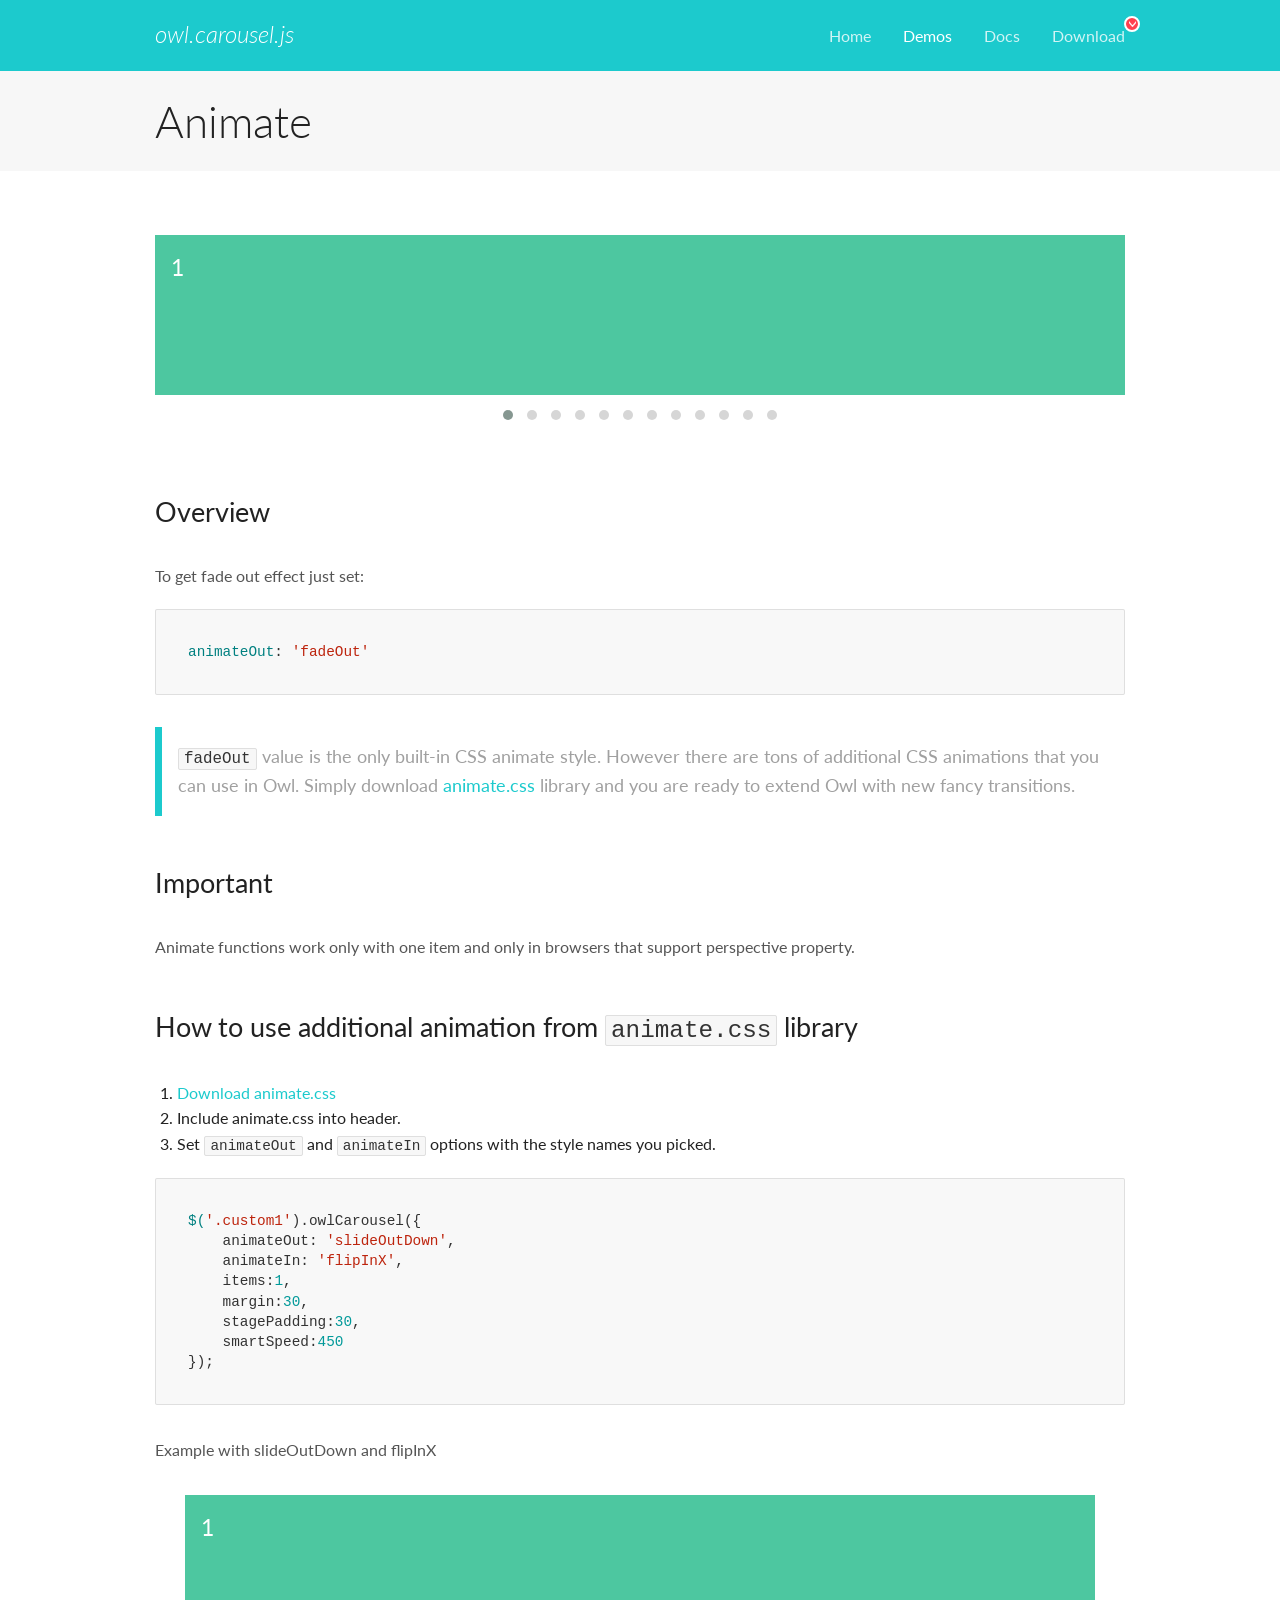
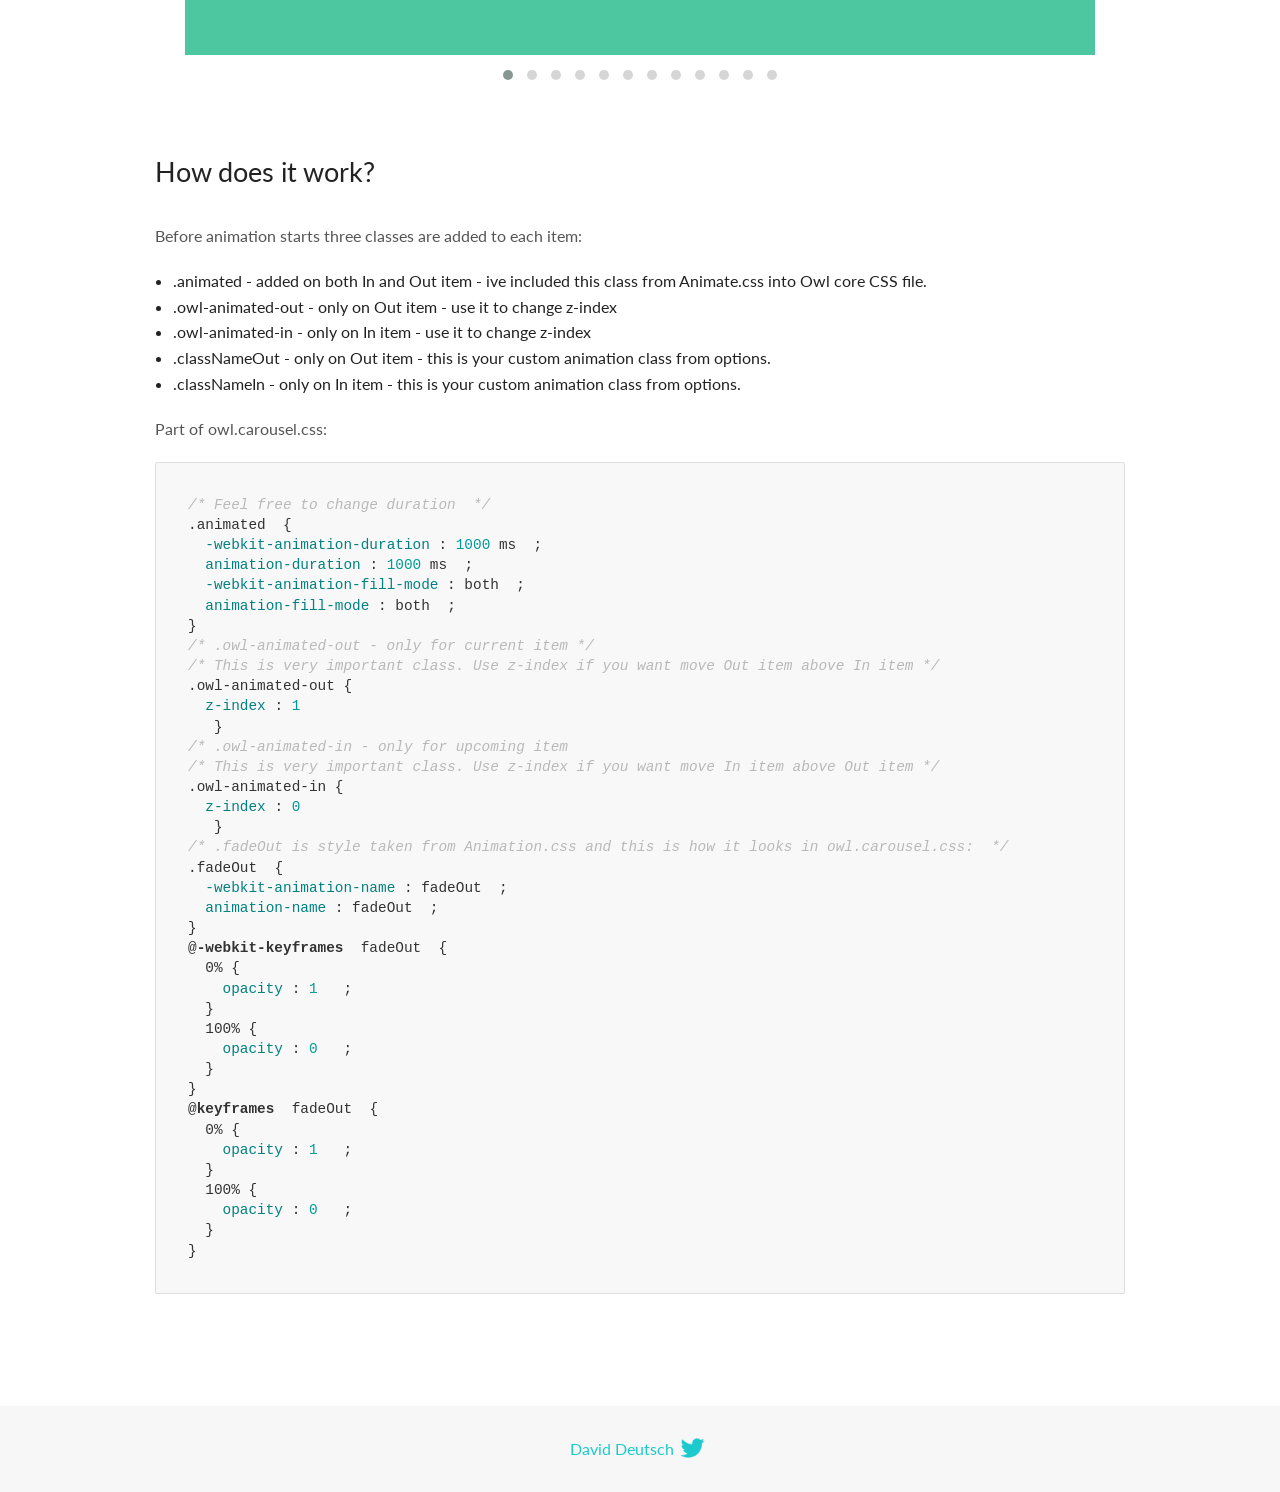
<file: OwlCarousel2-2.3.4/docs/demos/animate.html>
<!DOCTYPE html>
<html lang="en">
  <head>

    <!-- head -->
    <meta charset="utf-8">
    <meta name="msapplication-tap-highlight" content="no" />
    <meta name="viewport" content="width=device-width, initial-scale=1.0" />
    <meta name="description" content="Animate carousel">
    <meta name="author" content="David Deutsch">
    <title>
      Animate Demo | Owl Carousel | 2.3.4
    </title>

    <!-- Stylesheets -->
    <link href='https://fonts.googleapis.com/css?family=Lato:300,400,700,400italic,300italic' rel='stylesheet' type='text/css'>
    <link rel="stylesheet" href="../assets/css/docs.theme.min.css">

    <!-- Owl Stylesheets -->
    <link rel="stylesheet" href="../assets/owlcarousel/assets/owl.carousel.min.css">
    <link rel="stylesheet" href="../assets/owlcarousel/assets/owl.theme.default.min.css">

    <!-- HTML5 shim and Respond.js IE8 support of HTML5 elements and media queries -->

    <!--[if lt IE 9]>
      <script src="https://oss.maxcdn.com/libs/html5shiv/3.7.0/html5shiv.js"></script>
      <script src="https://oss.maxcdn.com/libs/respond.js/1.3.0/respond.min.js"></script>
    <![endif]-->

    <!-- Favicons -->
    <link rel="apple-touch-icon-precomposed" sizes="144x144" href="../assets/ico/apple-touch-icon-144-precomposed.png">
    <link rel="shortcut icon" href="../assets/ico/favicon.png">
    <link rel="shortcut icon" href="favicon.ico">

    <!-- Yeah i know js should not be in header. Its required for demos.-->

    <!-- javascript -->
    <script src="../assets/vendors/jquery.min.js"></script>
    <script src="../assets/owlcarousel/owl.carousel.js"></script>
  </head>
  <body>

    <!-- header -->
    <header class="header">
      <div class="row">
        <div class="large-12 columns">
          <div class="brand left">
            <h3>
              <a href="/OwlCarousel2/">owl.carousel.js</a> 
            </h3>
          </div>
          <a id="toggle-nav" class="right">
            <span></span> <span></span> <span></span> 
          </a> 
          <div class="nav-bar">
            <ul class="clearfix">
              <li> <a href="/OwlCarousel2/index.html">Home</a>  </li>
              <li class="active">
                <a href="/OwlCarousel2/demos/demos.html">Demos</a> 
              </li>
              <li> <a href="/OwlCarousel2/docs/started-welcome.html">Docs</a>  </li>
              <li>
                <a href="https://github.com/OwlCarousel2/OwlCarousel2/archive/2.3.4.zip">Download</a> 
                <span class="download"></span> 
              </li>
            </ul>
          </div>
        </div>
      </div>
    </header>

    <!-- title -->
    <section class="title">
      <div class="row">
        <div class="large-12 columns">
          <h1>Animate</h1>
        </div>
      </div>
    </section>

    <!--  Demos -->
    <section id="demos">
      <div class="row">
        <div class="large-12 columns">
          <div class="fadeOut owl-carousel owl-theme">
            <div class="item">
              <h4>1</h4>
            </div>
            <div class="item">
              <h4>2</h4>
            </div>
            <div class="item">
              <h4>3</h4>
            </div>
            <div class="item">
              <h4>4</h4>
            </div>
            <div class="item">
              <h4>5</h4>
            </div>
            <div class="item">
              <h4>6</h4>
            </div>
            <div class="item">
              <h4>7</h4>
            </div>
            <div class="item">
              <h4>8</h4>
            </div>
            <div class="item">
              <h4>9</h4>
            </div>
            <div class="item">
              <h4>10</h4>
            </div>
            <div class="item">
              <h4>11</h4>
            </div>
            <div class="item">
              <h4>12</h4>
            </div>
          </div>
          <h3 id="overview">Overview</h3>
          <p>To get fade out effect just set:</p>
          <pre><code>animateOut: &#39;fadeOut&#39;</code></pre>
          <blockquote>
            <p><code>fadeOut</code> value is the only built-in CSS animate style. However there are tons of additional CSS animations that you can use in Owl. Simply download
              <a href="https://daneden.github.io/animate.css/">animate.css</a>  library and you are ready to extend Owl with new fancy transitions.</p>
          </blockquote>
          <h3 id="important">Important</h3>
          <p>Animate functions work only with one item and only in browsers that support perspective property.</p>
          <h3 id="how-to-use-additional-animation-from-animate-css-library">How to use additional animation from <code>animate.css</code> library</h3>
          <ol>
            <li> <a href="https://daneden.github.io/animate.css/">Download animate.css</a>  </li>
            <li>Include animate.css into header.</li>
            <li>Set <code>animateOut</code> and <code>animateIn</code> options with the style names you picked.</li>
          </ol>
          <pre><code>$(&#39;.custom1&#39;).owlCarousel({
    animateOut: &#39;slideOutDown&#39;,
    animateIn: &#39;flipInX&#39;,
    items:1,
    margin:30,
    stagePadding:30,
    smartSpeed:450
});</code></pre>
          <p>Example with slideOutDown and flipInX</p>
          <div class="custom1 owl-carousel owl-theme">
            <div class="item">
              <h4>1</h4>
            </div>
            <div class="item">
              <h4>2</h4>
            </div>
            <div class="item">
              <h4>3</h4>
            </div>
            <div class="item">
              <h4>4</h4>
            </div>
            <div class="item">
              <h4>5</h4>
            </div>
            <div class="item">
              <h4>6</h4>
            </div>
            <div class="item">
              <h4>7</h4>
            </div>
            <div class="item">
              <h4>8</h4>
            </div>
            <div class="item">
              <h4>9</h4>
            </div>
            <div class="item">
              <h4>10</h4>
            </div>
            <div class="item">
              <h4>11</h4>
            </div>
            <div class="item">
              <h4>12</h4>
            </div>
          </div>
          <h3 id="how-does-it-work-">How does it work?</h3>
          <p>Before animation starts three classes are added to each item:</p>
          <ul>
            <li>.animated - added on both In and Out item - ive included this class from Animate.css into Owl core CSS file.</li>
            <li>.owl-animated-out - only on Out item - use it to change z-index</li>
            <li>.owl-animated-in - only on In item - use it to change z-index</li>
            <li>.classNameOut - only on Out item - this is your custom animation class from options.</li>
            <li>.classNameIn - only on In item - this is your custom animation class from options.</li>
          </ul>
          <p>Part of owl.carousel.css:</p>
          <pre><code class="language-css"><span class="comment">/* Feel free to change duration  */</span> 
<span class="class">.animated</span>  <span class="rules">{
  <span class="rule"><span class="attribute">-webkit-animation-duration</span> :<span class="value"> <span class="number">1000</span> ms</span> </span> ;
  <span class="rule"><span class="attribute">animation-duration</span> :<span class="value"> <span class="number">1000</span> ms</span> </span> ;
  <span class="rule"><span class="attribute">-webkit-animation-fill-mode</span> :<span class="value"> both</span> </span> ;
  <span class="rule"><span class="attribute">animation-fill-mode</span> :<span class="value"> both</span> </span> ;
<span class="rule">}</span> </span> 
<span class="comment">/* .owl-animated-out - only for current item */</span> 
<span class="comment">/* This is very important class. Use z-index if you want move Out item above In item */</span> 
<span class="class">.owl-animated-out</span> <span class="rules">{
  <span class="rule"><span class="attribute">z-index</span> :<span class="value"> <span class="number">1</span> 
</span> </span> </span> }
<span class="comment">/* .owl-animated-in - only for upcoming item
/* This is very important class. Use z-index if you want move In item above Out item */</span> 
<span class="class">.owl-animated-in</span> <span class="rules">{
  <span class="rule"><span class="attribute">z-index</span> :<span class="value"> <span class="number">0</span> 
</span> </span> </span> }
<span class="comment">/* .fadeOut is style taken from Animation.css and this is how it looks in owl.carousel.css:  */</span> 
<span class="class">.fadeOut</span>  <span class="rules">{
  <span class="rule"><span class="attribute">-webkit-animation-name</span> :<span class="value"> fadeOut</span> </span> ;
  <span class="rule"><span class="attribute">animation-name</span> :<span class="value"> fadeOut</span> </span> ;
<span class="rule">}</span> </span> 
<span class="at_rule">@<span class="keyword">-webkit-keyframes</span>  fadeOut </span> {
  0% <span class="rules">{
    <span class="rule"><span class="attribute">opacity</span> :<span class="value"> <span class="number">1</span> </span> </span> ;
  <span class="rule">}</span> </span> 
  100% <span class="rules">{
    <span class="rule"><span class="attribute">opacity</span> :<span class="value"> <span class="number">0</span> </span> </span> ;
  <span class="rule">}</span> </span> 
}
<span class="at_rule">@<span class="keyword">keyframes</span>  fadeOut </span> {
  0% <span class="rules">{
    <span class="rule"><span class="attribute">opacity</span> :<span class="value"> <span class="number">1</span> </span> </span> ;
  <span class="rule">}</span> </span> 
  100% <span class="rules">{
    <span class="rule"><span class="attribute">opacity</span> :<span class="value"> <span class="number">0</span> </span> </span> ;
  <span class="rule">}</span> </span> 
}</code></pre>
          <link rel="stylesheet" href="../assets/css/animate.css">
          <script>
            jQuery(document).ready(function($) {
              $('.fadeOut').owlCarousel({
                items: 1,
                animateOut: 'fadeOut',
                loop: true,
                margin: 10,
              });
              $('.custom1').owlCarousel({
                animateOut: 'slideOutDown',
                animateIn: 'flipInX',
                items: 1,
                margin: 30,
                stagePadding: 30,
                smartSpeed: 450
              });
            });
          </script>
        </div>
      </div>
    </section>

    <!-- footer -->
    <footer class="footer">
      <div class="row">
        <div class="large-12 columns">
          <h5>
            <a href="/OwlCarousel2/docs/support-contact.html">David Deutsch</a> 
            <a id="custom-tweet-button" href="https://twitter.com/share?url=https://github.com/OwlCarousel2/OwlCarousel2&text=Owl Carousel - This is so awesome! " target="_blank"></a> 
          </h5>
        </div>
      </div>
    </footer>

    <!-- vendors -->
    <script src="../assets/vendors/highlight.js"></script>
    <script src="../assets/js/app.js"></script>
  </body>
</html>
</file>
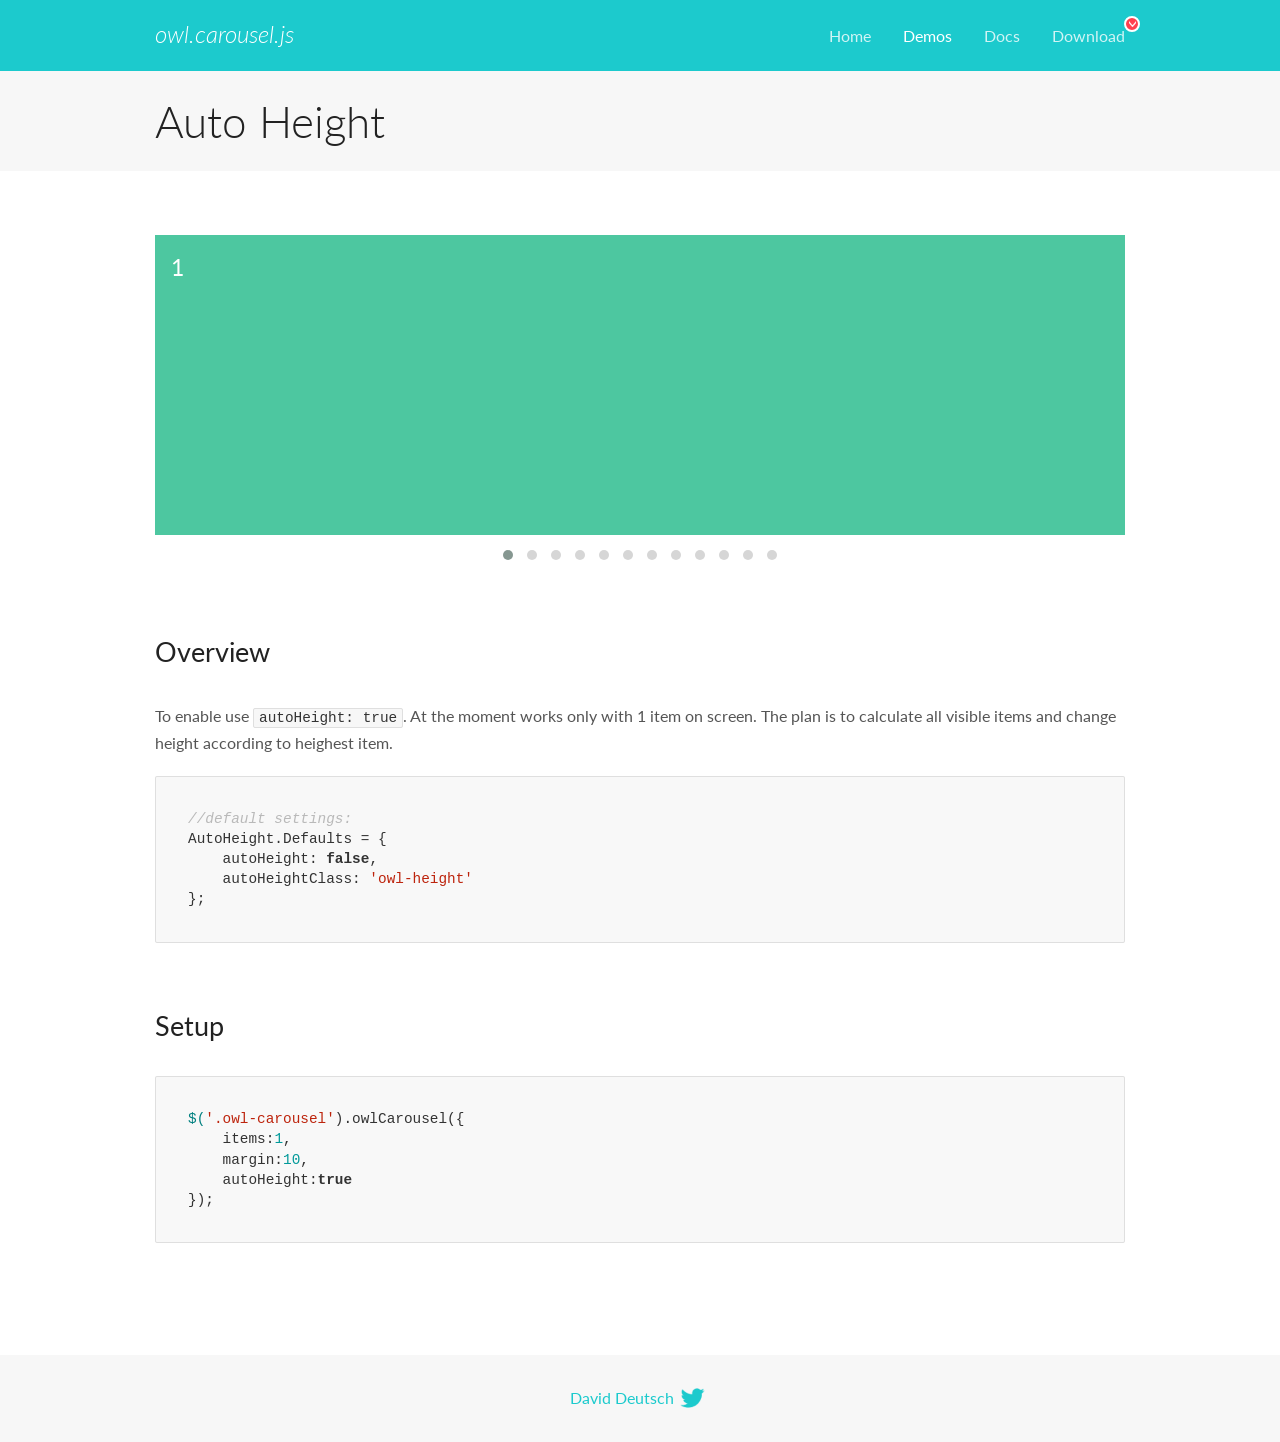
<file: OwlCarousel2-2.3.4/docs/demos/autoheight.html>
<!DOCTYPE html>
<html lang="en">
  <head>

    <!-- head -->
    <meta charset="utf-8">
    <meta name="msapplication-tap-highlight" content="no" />
    <meta name="viewport" content="width=device-width, initial-scale=1.0" />
    <meta name="description" content="autoHeight usage demo">
    <meta name="author" content="David Deutsch">
    <title>
      Auto Height Demo | Owl Carousel | 2.3.4
    </title>

    <!-- Stylesheets -->
    <link href='https://fonts.googleapis.com/css?family=Lato:300,400,700,400italic,300italic' rel='stylesheet' type='text/css'>
    <link rel="stylesheet" href="../assets/css/docs.theme.min.css">

    <!-- Owl Stylesheets -->
    <link rel="stylesheet" href="../assets/owlcarousel/assets/owl.carousel.min.css">
    <link rel="stylesheet" href="../assets/owlcarousel/assets/owl.theme.default.min.css">

    <!-- HTML5 shim and Respond.js IE8 support of HTML5 elements and media queries -->

    <!--[if lt IE 9]>
      <script src="https://oss.maxcdn.com/libs/html5shiv/3.7.0/html5shiv.js"></script>
      <script src="https://oss.maxcdn.com/libs/respond.js/1.3.0/respond.min.js"></script>
    <![endif]-->

    <!-- Favicons -->
    <link rel="apple-touch-icon-precomposed" sizes="144x144" href="../assets/ico/apple-touch-icon-144-precomposed.png">
    <link rel="shortcut icon" href="../assets/ico/favicon.png">
    <link rel="shortcut icon" href="favicon.ico">

    <!-- Yeah i know js should not be in header. Its required for demos.-->

    <!-- javascript -->
    <script src="../assets/vendors/jquery.min.js"></script>
    <script src="../assets/owlcarousel/owl.carousel.js"></script>
  </head>
  <body>

    <!-- header -->
    <header class="header">
      <div class="row">
        <div class="large-12 columns">
          <div class="brand left">
            <h3>
              <a href="/OwlCarousel2/">owl.carousel.js</a> 
            </h3>
          </div>
          <a id="toggle-nav" class="right">
            <span></span> <span></span> <span></span> 
          </a> 
          <div class="nav-bar">
            <ul class="clearfix">
              <li> <a href="/OwlCarousel2/index.html">Home</a>  </li>
              <li class="active">
                <a href="/OwlCarousel2/demos/demos.html">Demos</a> 
              </li>
              <li> <a href="/OwlCarousel2/docs/started-welcome.html">Docs</a>  </li>
              <li>
                <a href="https://github.com/OwlCarousel2/OwlCarousel2/archive/2.3.4.zip">Download</a> 
                <span class="download"></span> 
              </li>
            </ul>
          </div>
        </div>
      </div>
    </header>

    <!-- title -->
    <section class="title">
      <div class="row">
        <div class="large-12 columns">
          <h1>Auto Height</h1>
        </div>
      </div>
    </section>

    <!--  Demos -->
    <section id="demos">
      <div class="row">
        <div class="large-12 columns">
          <div class="owl-carousel owl-theme">
            <div class="item" style="height:300px">
              <h4>1</h4>
            </div>
            <div class="item" style="height:100px">
              <h4>2</h4>
            </div>
            <div class="item" style="height:500px">
              <h4>3</h4>
            </div>
            <div class="item" style="height:250px">
              <h4>4</h4>
            </div>
            <div class="item" style="height:400px">
              <h4>5</h4>
            </div>
            <div class="item" style="height:500px">
              <h4>6</h4>
            </div>
            <div class="item" style="height:600px">
              <h4>7</h4>
            </div>
            <div class="item" style="height:400px">
              <h4>8</h4>
            </div>
            <div class="item" style="height:300px">
              <h4>9</h4>
            </div>
            <div class="item" style="height:350px">
              <h4>10</h4>
            </div>
            <div class="item" style="height:200px">
              <h4>11</h4>
            </div>
            <div class="item" style="height:150px">
              <h4>12</h4>
            </div>
          </div>
          <h3 id="overview">Overview</h3>
          <p>To enable use <code>autoHeight: true</code>. At the moment works only with 1 item on screen. The plan is to calculate all visible items and change height according to heighest item.</p>
          <pre><code>//default settings:
AutoHeight.Defaults = {
    autoHeight: false,
    autoHeightClass: &#39;owl-height&#39;
};</code></pre>
          <h3 id="setup">Setup</h3>
          <pre><code>$(&#39;.owl-carousel&#39;).owlCarousel({
    items:1,
    margin:10,
    autoHeight:true
});</code></pre>
          <script>
            $(document).ready(function() {
              $('.owl-carousel').owlCarousel({
                items: 1,
                margin: 10,
                autoHeight: true
              });
            })
          </script>
        </div>
      </div>
    </section>

    <!-- footer -->
    <footer class="footer">
      <div class="row">
        <div class="large-12 columns">
          <h5>
            <a href="/OwlCarousel2/docs/support-contact.html">David Deutsch</a> 
            <a id="custom-tweet-button" href="https://twitter.com/share?url=https://github.com/OwlCarousel2/OwlCarousel2&text=Owl Carousel - This is so awesome! " target="_blank"></a> 
          </h5>
        </div>
      </div>
    </footer>

    <!-- vendors -->
    <script src="../assets/vendors/highlight.js"></script>
    <script src="../assets/js/app.js"></script>
  </body>
</html>
</file>
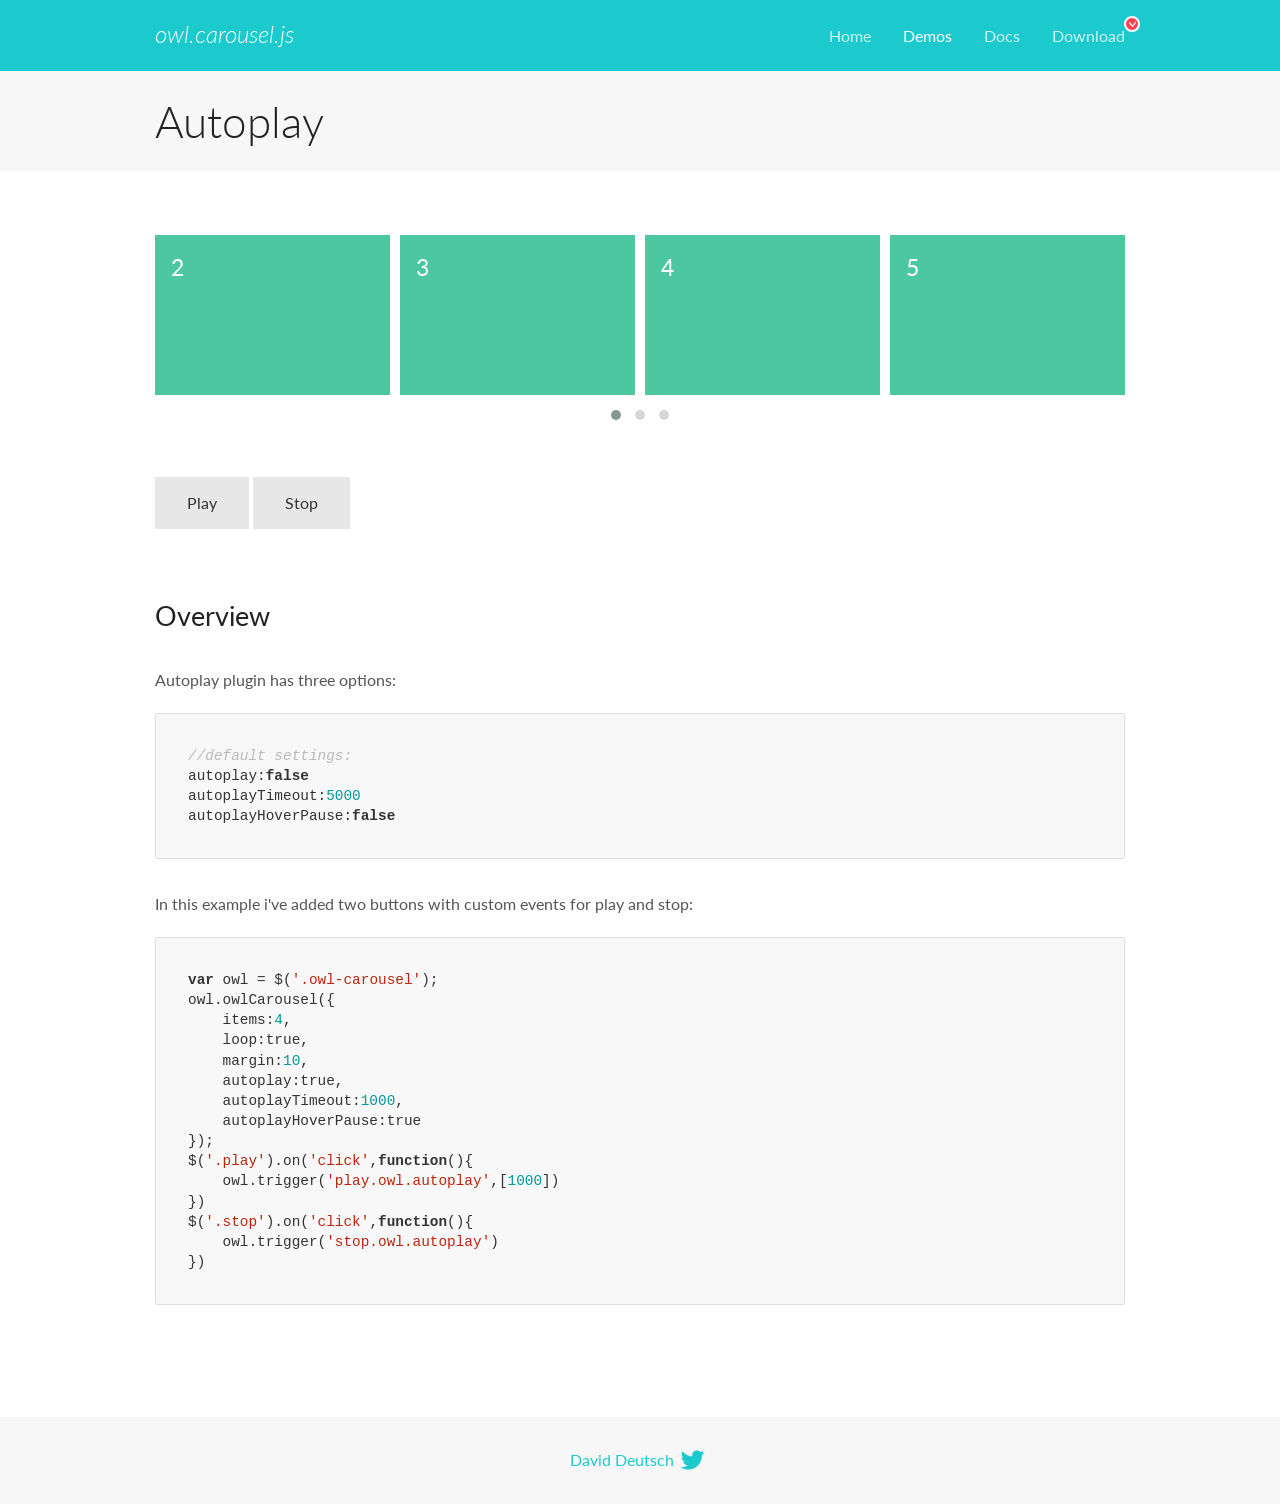
<file: OwlCarousel2-2.3.4/docs/demos/autoplay.html>
<!DOCTYPE html>
<html lang="en">
  <head>

    <!-- head -->
    <meta charset="utf-8">
    <meta name="msapplication-tap-highlight" content="no" />
    <meta name="viewport" content="width=device-width, initial-scale=1.0" />
    <meta name="description" content="Autoplay usage demo">
    <meta name="author" content="David Deutsch">
    <title>
      Autoplay Demo | Owl Carousel | 2.3.4
    </title>

    <!-- Stylesheets -->
    <link href='https://fonts.googleapis.com/css?family=Lato:300,400,700,400italic,300italic' rel='stylesheet' type='text/css'>
    <link rel="stylesheet" href="../assets/css/docs.theme.min.css">

    <!-- Owl Stylesheets -->
    <link rel="stylesheet" href="../assets/owlcarousel/assets/owl.carousel.min.css">
    <link rel="stylesheet" href="../assets/owlcarousel/assets/owl.theme.default.min.css">

    <!-- HTML5 shim and Respond.js IE8 support of HTML5 elements and media queries -->

    <!--[if lt IE 9]>
      <script src="https://oss.maxcdn.com/libs/html5shiv/3.7.0/html5shiv.js"></script>
      <script src="https://oss.maxcdn.com/libs/respond.js/1.3.0/respond.min.js"></script>
    <![endif]-->

    <!-- Favicons -->
    <link rel="apple-touch-icon-precomposed" sizes="144x144" href="../assets/ico/apple-touch-icon-144-precomposed.png">
    <link rel="shortcut icon" href="../assets/ico/favicon.png">
    <link rel="shortcut icon" href="favicon.ico">

    <!-- Yeah i know js should not be in header. Its required for demos.-->

    <!-- javascript -->
    <script src="../assets/vendors/jquery.min.js"></script>
    <script src="../assets/owlcarousel/owl.carousel.js"></script>
  </head>
  <body>

    <!-- header -->
    <header class="header">
      <div class="row">
        <div class="large-12 columns">
          <div class="brand left">
            <h3>
              <a href="/OwlCarousel2/">owl.carousel.js</a> 
            </h3>
          </div>
          <a id="toggle-nav" class="right">
            <span></span> <span></span> <span></span> 
          </a> 
          <div class="nav-bar">
            <ul class="clearfix">
              <li> <a href="/OwlCarousel2/index.html">Home</a>  </li>
              <li class="active">
                <a href="/OwlCarousel2/demos/demos.html">Demos</a> 
              </li>
              <li> <a href="/OwlCarousel2/docs/started-welcome.html">Docs</a>  </li>
              <li>
                <a href="https://github.com/OwlCarousel2/OwlCarousel2/archive/2.3.4.zip">Download</a> 
                <span class="download"></span> 
              </li>
            </ul>
          </div>
        </div>
      </div>
    </header>

    <!-- title -->
    <section class="title">
      <div class="row">
        <div class="large-12 columns">
          <h1>Autoplay</h1>
        </div>
      </div>
    </section>

    <!--  Demos -->
    <section id="demos">
      <div class="row">
        <div class="large-12 columns">
          <div class="owl-carousel owl-theme">
            <div class="item">
              <h4>1</h4>
            </div>
            <div class="item">
              <h4>2</h4>
            </div>
            <div class="item">
              <h4>3</h4>
            </div>
            <div class="item">
              <h4>4</h4>
            </div>
            <div class="item">
              <h4>5</h4>
            </div>
            <div class="item">
              <h4>6</h4>
            </div>
            <div class="item">
              <h4>7</h4>
            </div>
            <div class="item">
              <h4>8</h4>
            </div>
            <div class="item">
              <h4>9</h4>
            </div>
            <div class="item">
              <h4>10</h4>
            </div>
            <div class="item">
              <h4>11</h4>
            </div>
            <div class="item">
              <h4>12</h4>
            </div>
          </div>
          <a class="button secondary play">Play</a> 
          <a class="button secondary stop">Stop</a> 
          <h3 id="overview">Overview</h3>
          <p>Autoplay plugin has three options:</p>
          <pre><code>//default settings:
autoplay:false
autoplayTimeout:5000
autoplayHoverPause:false</code></pre>
          <p>In this example i&#39;ve added two buttons with custom events for play and stop:</p>
          <pre><code>var owl = $(&#39;.owl-carousel&#39;);
owl.owlCarousel({
    items:4,
    loop:true,
    margin:10,
    autoplay:true,
    autoplayTimeout:1000,
    autoplayHoverPause:true
});
$(&#39;.play&#39;).on(&#39;click&#39;,function(){
    owl.trigger(&#39;play.owl.autoplay&#39;,[1000])
})
$(&#39;.stop&#39;).on(&#39;click&#39;,function(){
    owl.trigger(&#39;stop.owl.autoplay&#39;)
})</code></pre>
          <script>
            $(document).ready(function() {
              var owl = $('.owl-carousel');
              owl.owlCarousel({
                items: 4,
                loop: true,
                margin: 10,
                autoplay: true,
                autoplayTimeout: 1000,
                autoplayHoverPause: true
              });
              $('.play').on('click', function() {
                owl.trigger('play.owl.autoplay', [1000])
              })
              $('.stop').on('click', function() {
                owl.trigger('stop.owl.autoplay')
              })
            })
          </script>
        </div>
      </div>
    </section>

    <!-- footer -->
    <footer class="footer">
      <div class="row">
        <div class="large-12 columns">
          <h5>
            <a href="/OwlCarousel2/docs/support-contact.html">David Deutsch</a> 
            <a id="custom-tweet-button" href="https://twitter.com/share?url=https://github.com/OwlCarousel2/OwlCarousel2&text=Owl Carousel - This is so awesome! " target="_blank"></a> 
          </h5>
        </div>
      </div>
    </footer>

    <!-- vendors -->
    <script src="../assets/vendors/highlight.js"></script>
    <script src="../assets/js/app.js"></script>
  </body>
</html>
</file>
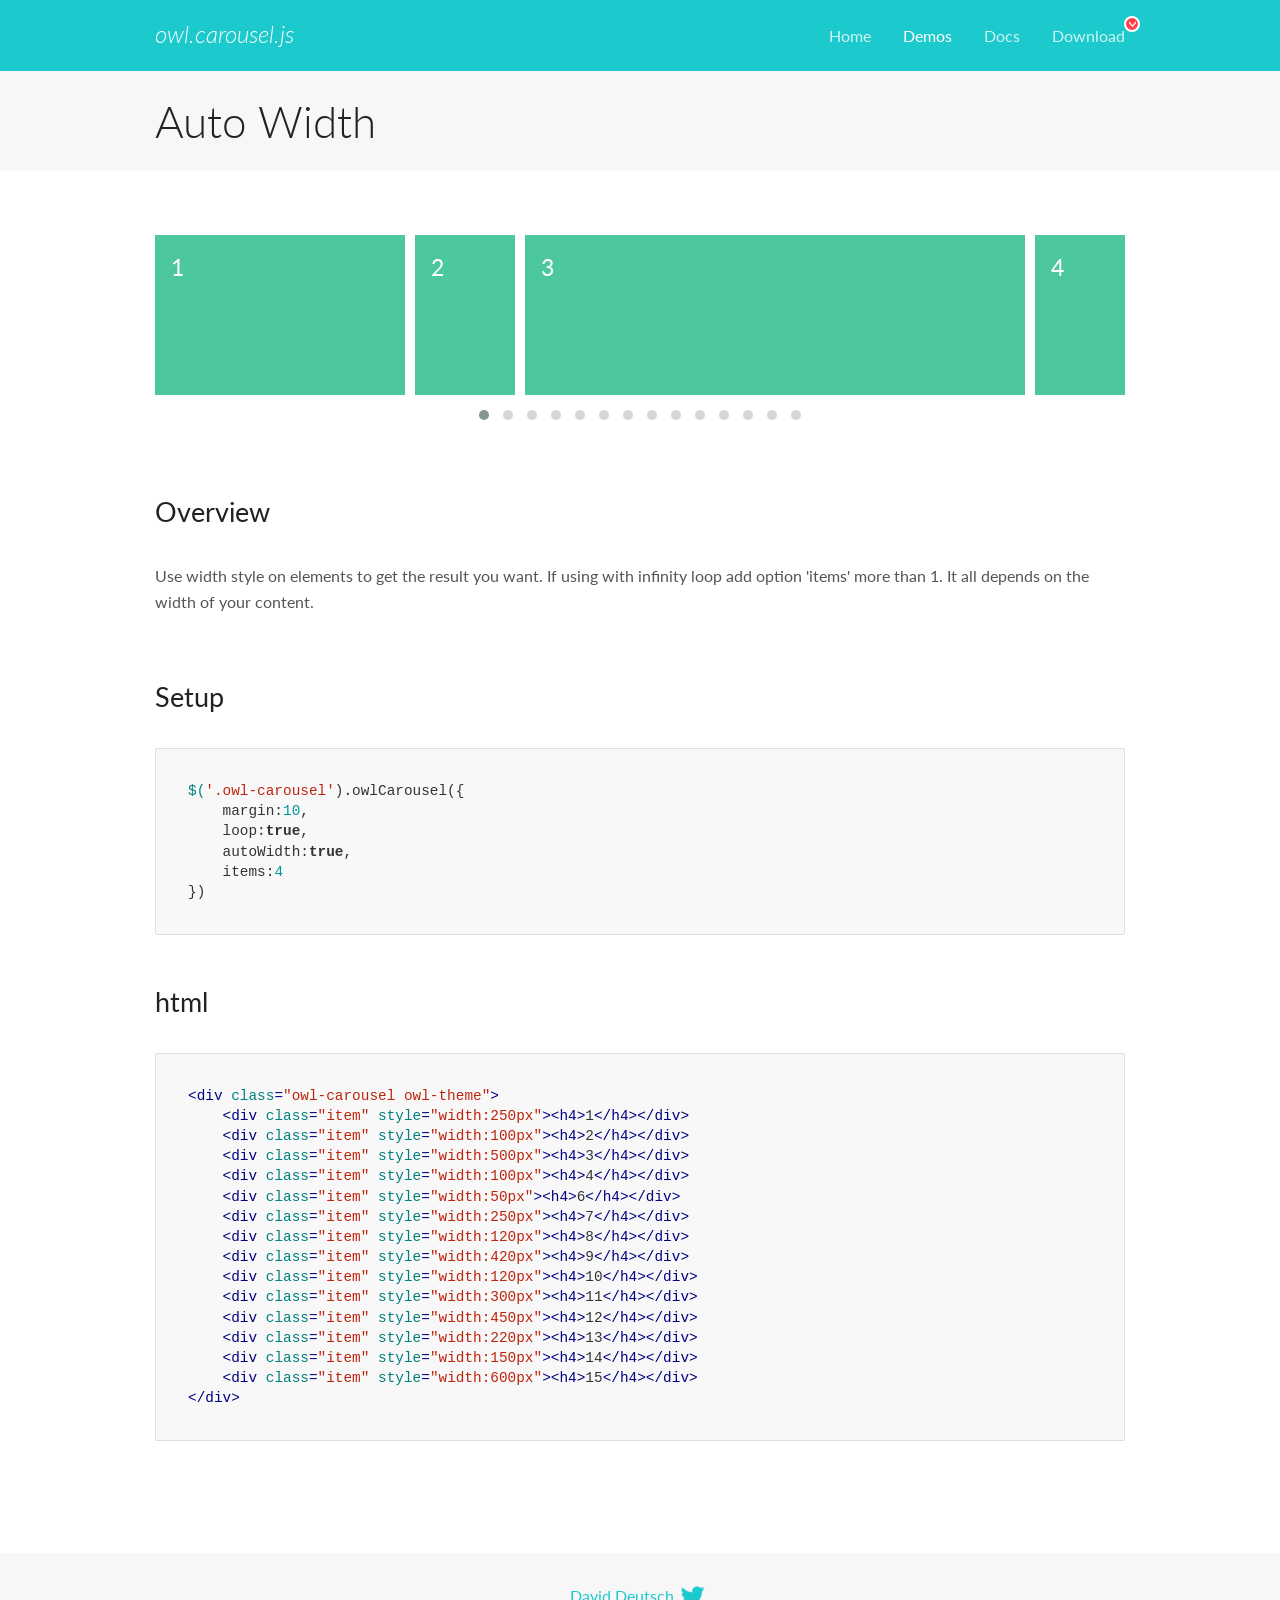
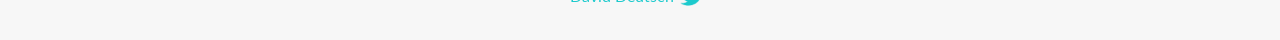
<file: OwlCarousel2-2.3.4/docs/demos/autowidth.html>
<!DOCTYPE html>
<html lang="en">
  <head>

    <!-- head -->
    <meta charset="utf-8">
    <meta name="msapplication-tap-highlight" content="no" />
    <meta name="viewport" content="width=device-width, initial-scale=1.0" />
    <meta name="description" content="Auto Width">
    <meta name="author" content="David Deutsch">
    <title>
      Auto Width Demo | Owl Carousel | 2.3.4
    </title>

    <!-- Stylesheets -->
    <link href='https://fonts.googleapis.com/css?family=Lato:300,400,700,400italic,300italic' rel='stylesheet' type='text/css'>
    <link rel="stylesheet" href="../assets/css/docs.theme.min.css">

    <!-- Owl Stylesheets -->
    <link rel="stylesheet" href="../assets/owlcarousel/assets/owl.carousel.min.css">
    <link rel="stylesheet" href="../assets/owlcarousel/assets/owl.theme.default.min.css">

    <!-- HTML5 shim and Respond.js IE8 support of HTML5 elements and media queries -->

    <!--[if lt IE 9]>
      <script src="https://oss.maxcdn.com/libs/html5shiv/3.7.0/html5shiv.js"></script>
      <script src="https://oss.maxcdn.com/libs/respond.js/1.3.0/respond.min.js"></script>
    <![endif]-->

    <!-- Favicons -->
    <link rel="apple-touch-icon-precomposed" sizes="144x144" href="../assets/ico/apple-touch-icon-144-precomposed.png">
    <link rel="shortcut icon" href="../assets/ico/favicon.png">
    <link rel="shortcut icon" href="favicon.ico">

    <!-- Yeah i know js should not be in header. Its required for demos.-->

    <!-- javascript -->
    <script src="../assets/vendors/jquery.min.js"></script>
    <script src="../assets/owlcarousel/owl.carousel.js"></script>
  </head>
  <body>

    <!-- header -->
    <header class="header">
      <div class="row">
        <div class="large-12 columns">
          <div class="brand left">
            <h3>
              <a href="/OwlCarousel2/">owl.carousel.js</a> 
            </h3>
          </div>
          <a id="toggle-nav" class="right">
            <span></span> <span></span> <span></span> 
          </a> 
          <div class="nav-bar">
            <ul class="clearfix">
              <li> <a href="/OwlCarousel2/index.html">Home</a>  </li>
              <li class="active">
                <a href="/OwlCarousel2/demos/demos.html">Demos</a> 
              </li>
              <li> <a href="/OwlCarousel2/docs/started-welcome.html">Docs</a>  </li>
              <li>
                <a href="https://github.com/OwlCarousel2/OwlCarousel2/archive/2.3.4.zip">Download</a> 
                <span class="download"></span> 
              </li>
            </ul>
          </div>
        </div>
      </div>
    </header>

    <!-- title -->
    <section class="title">
      <div class="row">
        <div class="large-12 columns">
          <h1>Auto Width</h1>
        </div>
      </div>
    </section>

    <!--  Demos -->
    <section id="demos">
      <div class="row">
        <div class="large-12 columns">
          <div class="owl-carousel owl-theme">
            <div class="item" style="width:250px">
              <h4>1</h4>
            </div>
            <div class="item" style="width:100px">
              <h4>2</h4>
            </div>
            <div class="item" style="width:500px">
              <h4>3</h4>
            </div>
            <div class="item" style="width:100px">
              <h4>4</h4>
            </div>
            <div class="item" style="width:50px">
              <h4>6</h4>
            </div>
            <div class="item" style="width:250px">
              <h4>7</h4>
            </div>
            <div class="item" style="width:120px">
              <h4>8</h4>
            </div>
            <div class="item" style="width:420px">
              <h4>9</h4>
            </div>
            <div class="item" style="width:120px">
              <h4>10</h4>
            </div>
            <div class="item" style="width:300px">
              <h4>11</h4>
            </div>
            <div class="item" style="width:450px">
              <h4>12</h4>
            </div>
            <div class="item" style="width:220px">
              <h4>13</h4>
            </div>
            <div class="item" style="width:150px">
              <h4>14</h4>
            </div>
            <div class="item" style="width:600px">
              <h4>15</h4>
            </div>
          </div>
          <h3 id="overview">Overview</h3>
          <p>Use width style on elements to get the result you want. If using with infinity loop add option &#39;items&#39; more than 1. It all depends on the width of your content.</p>
          <h3 id="setup">Setup</h3>
          <pre><code>$(&#39;.owl-carousel&#39;).owlCarousel({
    margin:10,
    loop:true,
    autoWidth:true,
    items:4
})</code></pre>
          <h3 id="html">html</h3>
          <pre><code>&lt;div class=&quot;owl-carousel owl-theme&quot;&gt;
    &lt;div class=&quot;item&quot; style=&quot;width:250px&quot;&gt;&lt;h4&gt;1&lt;/h4&gt;&lt;/div&gt;
    &lt;div class=&quot;item&quot; style=&quot;width:100px&quot;&gt;&lt;h4&gt;2&lt;/h4&gt;&lt;/div&gt;
    &lt;div class=&quot;item&quot; style=&quot;width:500px&quot;&gt;&lt;h4&gt;3&lt;/h4&gt;&lt;/div&gt;
    &lt;div class=&quot;item&quot; style=&quot;width:100px&quot;&gt;&lt;h4&gt;4&lt;/h4&gt;&lt;/div&gt;
    &lt;div class=&quot;item&quot; style=&quot;width:50px&quot;&gt;&lt;h4&gt;6&lt;/h4&gt;&lt;/div&gt;
    &lt;div class=&quot;item&quot; style=&quot;width:250px&quot;&gt;&lt;h4&gt;7&lt;/h4&gt;&lt;/div&gt;
    &lt;div class=&quot;item&quot; style=&quot;width:120px&quot;&gt;&lt;h4&gt;8&lt;/h4&gt;&lt;/div&gt;
    &lt;div class=&quot;item&quot; style=&quot;width:420px&quot;&gt;&lt;h4&gt;9&lt;/h4&gt;&lt;/div&gt;
    &lt;div class=&quot;item&quot; style=&quot;width:120px&quot;&gt;&lt;h4&gt;10&lt;/h4&gt;&lt;/div&gt;
    &lt;div class=&quot;item&quot; style=&quot;width:300px&quot;&gt;&lt;h4&gt;11&lt;/h4&gt;&lt;/div&gt;
    &lt;div class=&quot;item&quot; style=&quot;width:450px&quot;&gt;&lt;h4&gt;12&lt;/h4&gt;&lt;/div&gt;
    &lt;div class=&quot;item&quot; style=&quot;width:220px&quot;&gt;&lt;h4&gt;13&lt;/h4&gt;&lt;/div&gt;
    &lt;div class=&quot;item&quot; style=&quot;width:150px&quot;&gt;&lt;h4&gt;14&lt;/h4&gt;&lt;/div&gt;
    &lt;div class=&quot;item&quot; style=&quot;width:600px&quot;&gt;&lt;h4&gt;15&lt;/h4&gt;&lt;/div&gt;
&lt;/div&gt;</code></pre>
          <script>
            $(document).ready(function() {
              $('.owl-carousel').owlCarousel({
                margin: 10,
                loop: true,
                autoWidth: true,
                items: 4
              })
            })
          </script>
        </div>
      </div>
    </section>

    <!-- footer -->
    <footer class="footer">
      <div class="row">
        <div class="large-12 columns">
          <h5>
            <a href="/OwlCarousel2/docs/support-contact.html">David Deutsch</a> 
            <a id="custom-tweet-button" href="https://twitter.com/share?url=https://github.com/OwlCarousel2/OwlCarousel2&text=Owl Carousel - This is so awesome! " target="_blank"></a> 
          </h5>
        </div>
      </div>
    </footer>

    <!-- vendors -->
    <script src="../assets/vendors/highlight.js"></script>
    <script src="../assets/js/app.js"></script>
  </body>
</html>
</file>
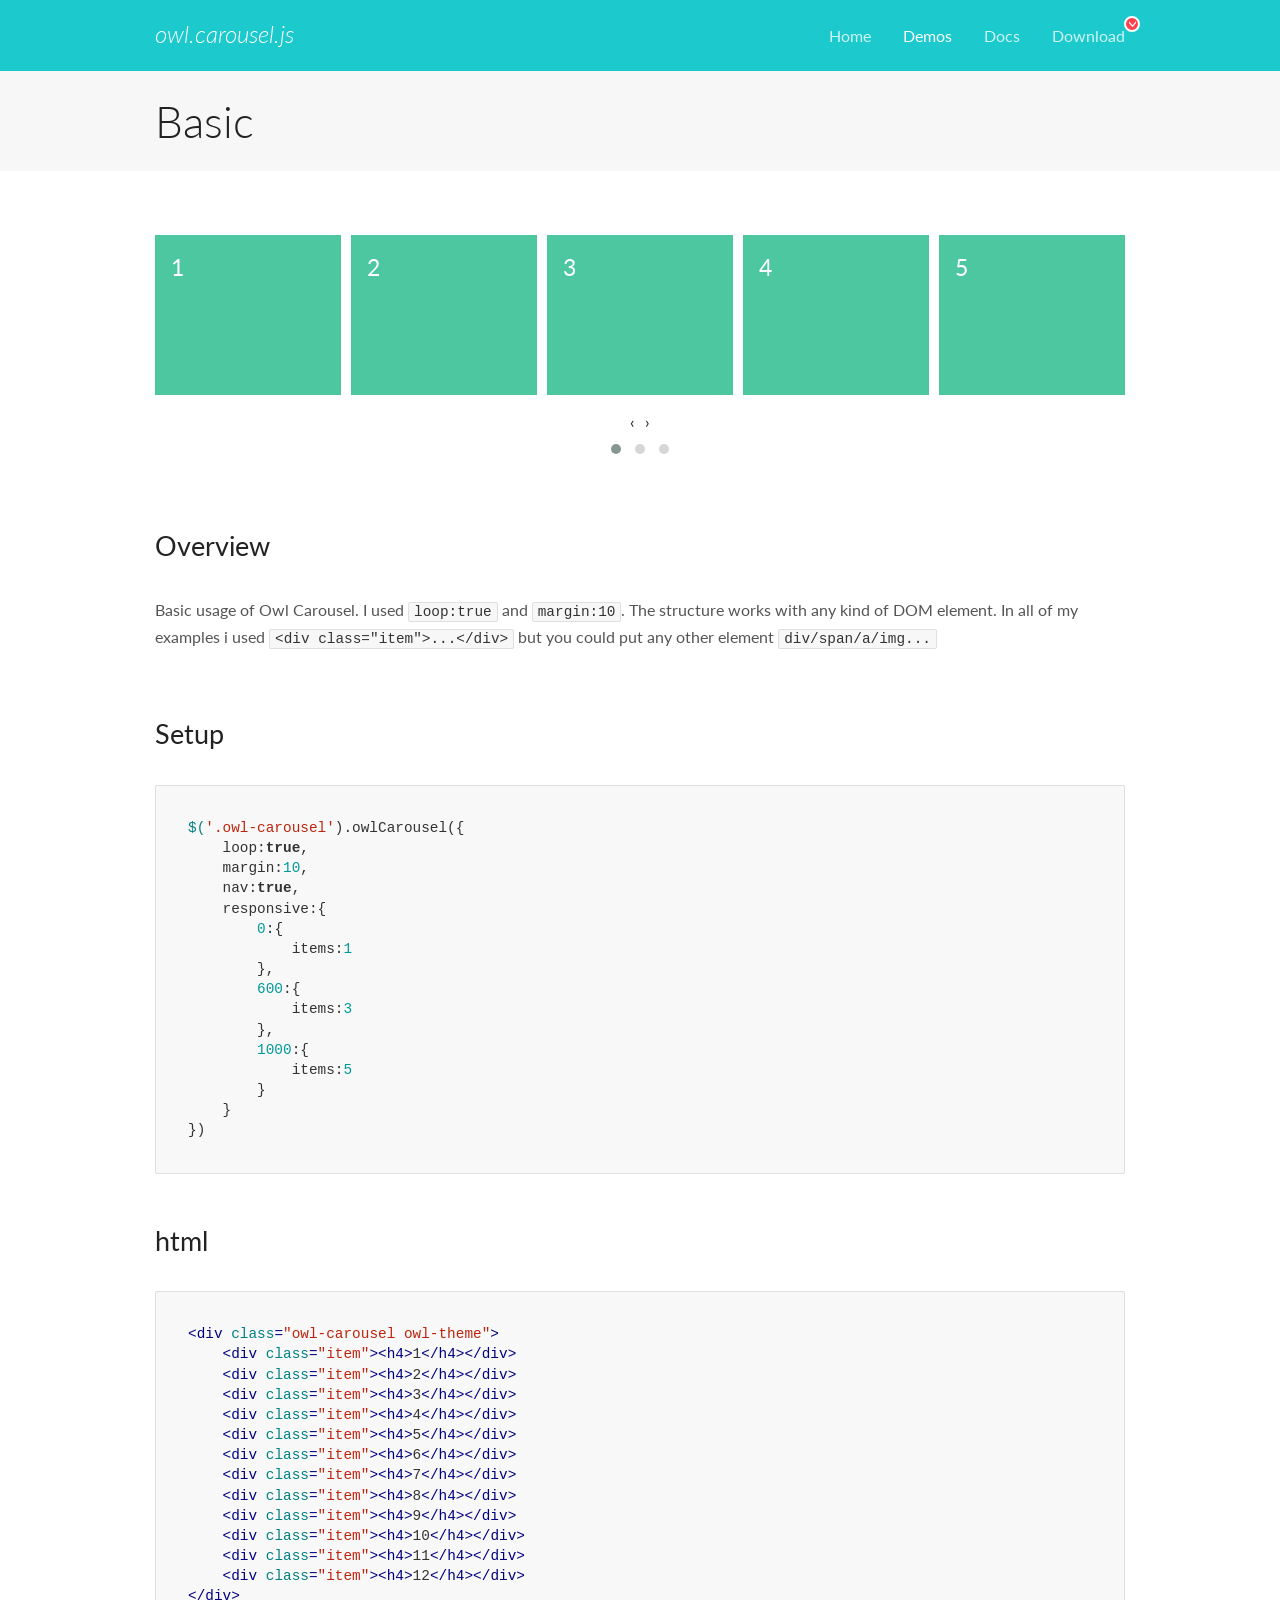
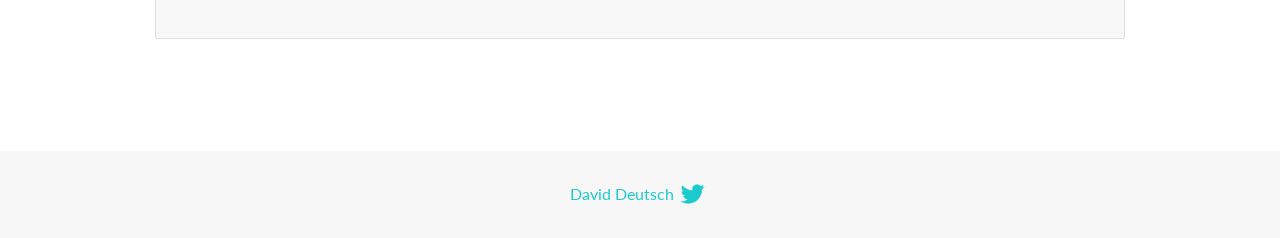
<file: OwlCarousel2-2.3.4/docs/demos/basic.html>
<!DOCTYPE html>
<html lang="en">
  <head>

    <!-- head -->
    <meta charset="utf-8">
    <meta name="msapplication-tap-highlight" content="no" />
    <meta name="viewport" content="width=device-width, initial-scale=1.0" />
    <meta name="description" content="Basic usage demo">
    <meta name="author" content="David Deutsch">
    <title>
      Basic Demo | Owl Carousel | 2.3.4
    </title>

    <!-- Stylesheets -->
    <link href='https://fonts.googleapis.com/css?family=Lato:300,400,700,400italic,300italic' rel='stylesheet' type='text/css'>
    <link rel="stylesheet" href="../assets/css/docs.theme.min.css">

    <!-- Owl Stylesheets -->
    <link rel="stylesheet" href="../assets/owlcarousel/assets/owl.carousel.min.css">
    <link rel="stylesheet" href="../assets/owlcarousel/assets/owl.theme.default.min.css">

    <!-- HTML5 shim and Respond.js IE8 support of HTML5 elements and media queries -->

    <!--[if lt IE 9]>
      <script src="https://oss.maxcdn.com/libs/html5shiv/3.7.0/html5shiv.js"></script>
      <script src="https://oss.maxcdn.com/libs/respond.js/1.3.0/respond.min.js"></script>
    <![endif]-->

    <!-- Favicons -->
    <link rel="apple-touch-icon-precomposed" sizes="144x144" href="../assets/ico/apple-touch-icon-144-precomposed.png">
    <link rel="shortcut icon" href="../assets/ico/favicon.png">
    <link rel="shortcut icon" href="favicon.ico">

    <!-- Yeah i know js should not be in header. Its required for demos.-->

    <!-- javascript -->
    <script src="../assets/vendors/jquery.min.js"></script>
    <script src="../assets/owlcarousel/owl.carousel.js"></script>
  </head>
  <body>

    <!-- header -->
    <header class="header">
      <div class="row">
        <div class="large-12 columns">
          <div class="brand left">
            <h3>
              <a href="/OwlCarousel2/">owl.carousel.js</a> 
            </h3>
          </div>
          <a id="toggle-nav" class="right">
            <span></span> <span></span> <span></span> 
          </a> 
          <div class="nav-bar">
            <ul class="clearfix">
              <li> <a href="/OwlCarousel2/index.html">Home</a>  </li>
              <li class="active">
                <a href="/OwlCarousel2/demos/demos.html">Demos</a> 
              </li>
              <li> <a href="/OwlCarousel2/docs/started-welcome.html">Docs</a>  </li>
              <li>
                <a href="https://github.com/OwlCarousel2/OwlCarousel2/archive/2.3.4.zip">Download</a> 
                <span class="download"></span> 
              </li>
            </ul>
          </div>
        </div>
      </div>
    </header>

    <!-- title -->
    <section class="title">
      <div class="row">
        <div class="large-12 columns">
          <h1>Basic</h1>
        </div>
      </div>
    </section>

    <!--  Demos -->
    <section id="demos">
      <div class="row">
        <div class="large-12 columns">
          <div class="owl-carousel owl-theme">
            <div class="item">
              <h4>1</h4>
            </div>
            <div class="item">
              <h4>2</h4>
            </div>
            <div class="item">
              <h4>3</h4>
            </div>
            <div class="item">
              <h4>4</h4>
            </div>
            <div class="item">
              <h4>5</h4>
            </div>
            <div class="item">
              <h4>6</h4>
            </div>
            <div class="item">
              <h4>7</h4>
            </div>
            <div class="item">
              <h4>8</h4>
            </div>
            <div class="item">
              <h4>9</h4>
            </div>
            <div class="item">
              <h4>10</h4>
            </div>
            <div class="item">
              <h4>11</h4>
            </div>
            <div class="item">
              <h4>12</h4>
            </div>
          </div>
          <h3 id="overview">Overview</h3>
          <p>Basic usage of Owl Carousel. I used <code>loop:true</code> and <code>margin:10</code>. The structure works with any kind of DOM element. In all of my examples i used <code>&lt;div class=&quot;item&quot;&gt;...&lt;/div&gt;</code> but you could
            put any other element <code>div/span/a/img...</code></p>
          <h3 id="setup">Setup</h3>
          <pre><code>$(&#39;.owl-carousel&#39;).owlCarousel({
    loop:true,
    margin:10,
    nav:true,
    responsive:{
        0:{
            items:1
        },
        600:{
            items:3
        },
        1000:{
            items:5
        }
    }
})</code></pre>
          <h3 id="html">html</h3>
          <pre><code>&lt;div class=&quot;owl-carousel owl-theme&quot;&gt;
    &lt;div class=&quot;item&quot;&gt;&lt;h4&gt;1&lt;/h4&gt;&lt;/div&gt;
    &lt;div class=&quot;item&quot;&gt;&lt;h4&gt;2&lt;/h4&gt;&lt;/div&gt;
    &lt;div class=&quot;item&quot;&gt;&lt;h4&gt;3&lt;/h4&gt;&lt;/div&gt;
    &lt;div class=&quot;item&quot;&gt;&lt;h4&gt;4&lt;/h4&gt;&lt;/div&gt;
    &lt;div class=&quot;item&quot;&gt;&lt;h4&gt;5&lt;/h4&gt;&lt;/div&gt;
    &lt;div class=&quot;item&quot;&gt;&lt;h4&gt;6&lt;/h4&gt;&lt;/div&gt;
    &lt;div class=&quot;item&quot;&gt;&lt;h4&gt;7&lt;/h4&gt;&lt;/div&gt;
    &lt;div class=&quot;item&quot;&gt;&lt;h4&gt;8&lt;/h4&gt;&lt;/div&gt;
    &lt;div class=&quot;item&quot;&gt;&lt;h4&gt;9&lt;/h4&gt;&lt;/div&gt;
    &lt;div class=&quot;item&quot;&gt;&lt;h4&gt;10&lt;/h4&gt;&lt;/div&gt;
    &lt;div class=&quot;item&quot;&gt;&lt;h4&gt;11&lt;/h4&gt;&lt;/div&gt;
    &lt;div class=&quot;item&quot;&gt;&lt;h4&gt;12&lt;/h4&gt;&lt;/div&gt;
&lt;/div&gt;</code></pre>
          <script>
            $(document).ready(function() {
              var owl = $('.owl-carousel');
              owl.owlCarousel({
                margin: 10,
                nav: true,
                loop: true,
                responsive: {
                  0: {
                    items: 1
                  },
                  600: {
                    items: 3
                  },
                  1000: {
                    items: 5
                  }
                }
              })
            })
          </script>
        </div>
      </div>
    </section>

    <!-- footer -->
    <footer class="footer">
      <div class="row">
        <div class="large-12 columns">
          <h5>
            <a href="/OwlCarousel2/docs/support-contact.html">David Deutsch</a> 
            <a id="custom-tweet-button" href="https://twitter.com/share?url=https://github.com/OwlCarousel2/OwlCarousel2&text=Owl Carousel - This is so awesome! " target="_blank"></a> 
          </h5>
        </div>
      </div>
    </footer>

    <!-- vendors -->
    <script src="../assets/vendors/highlight.js"></script>
    <script src="../assets/js/app.js"></script>
  </body>
</html>
</file>
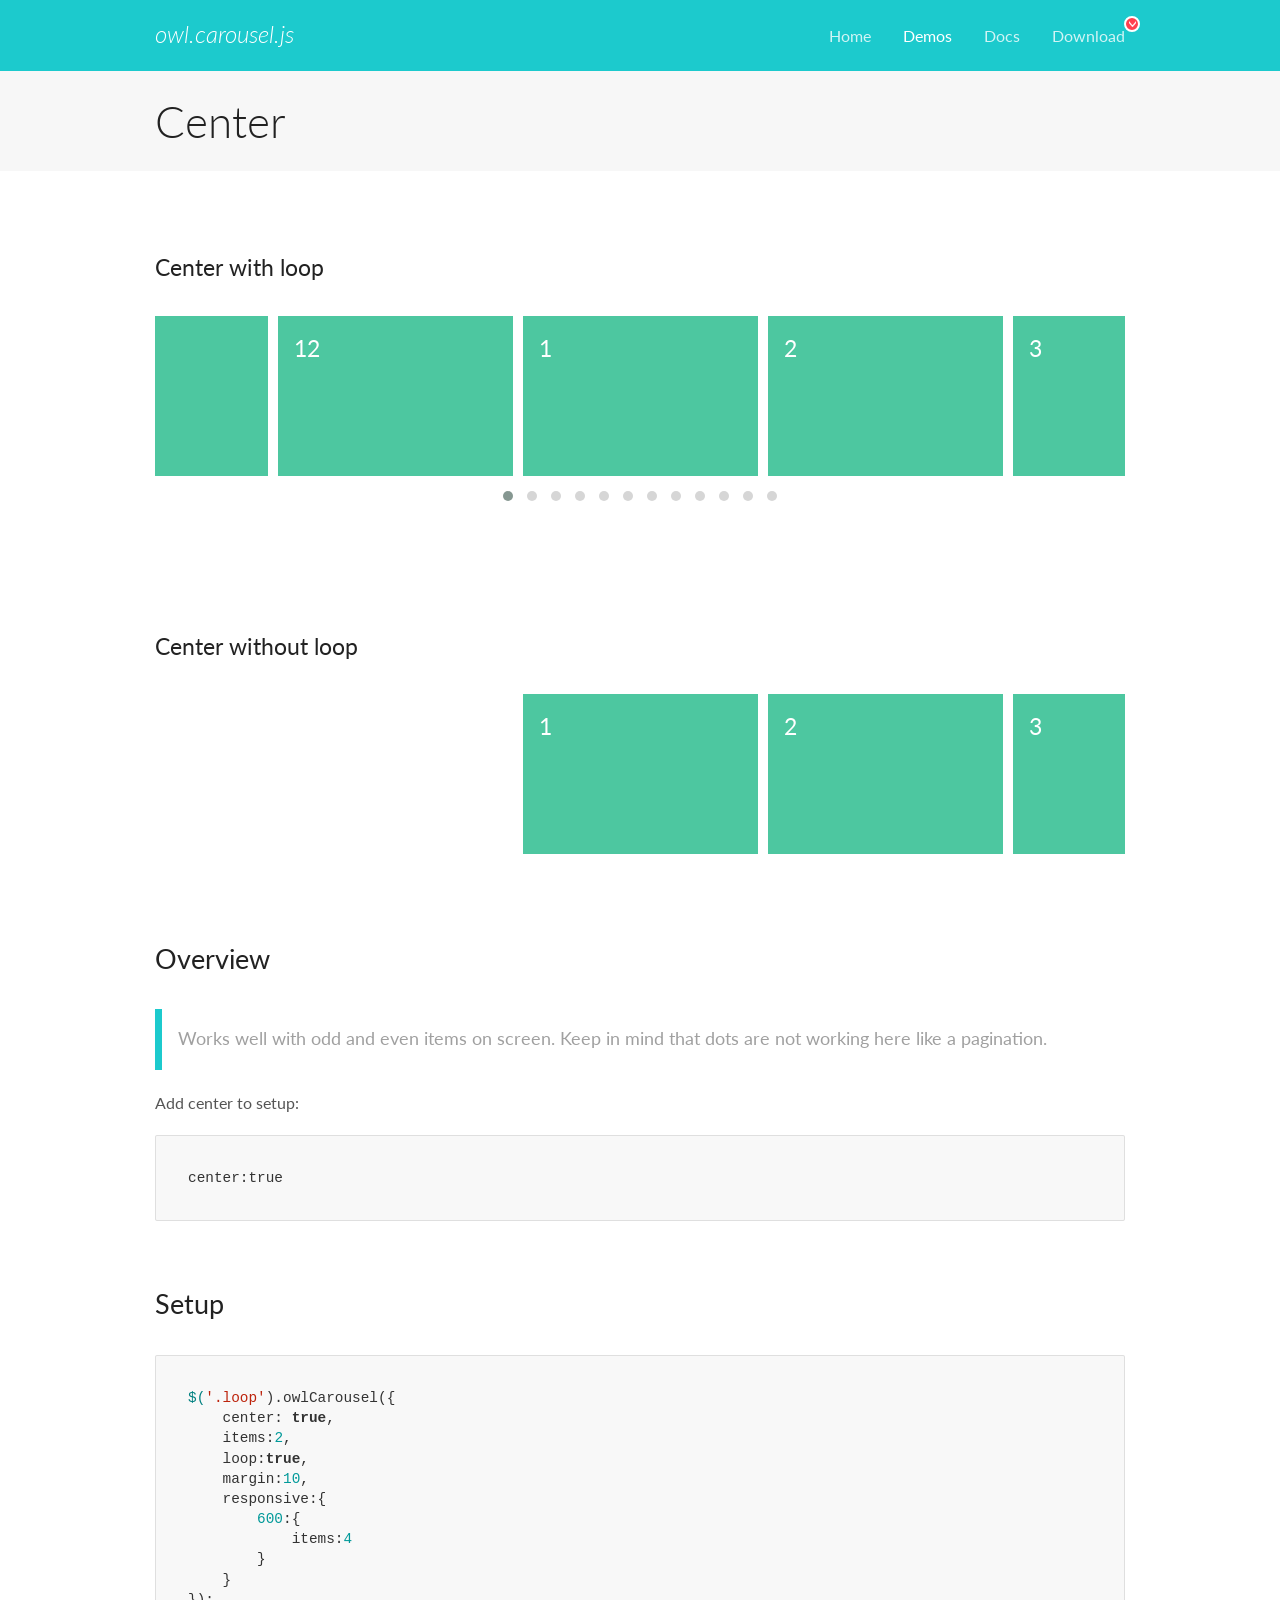
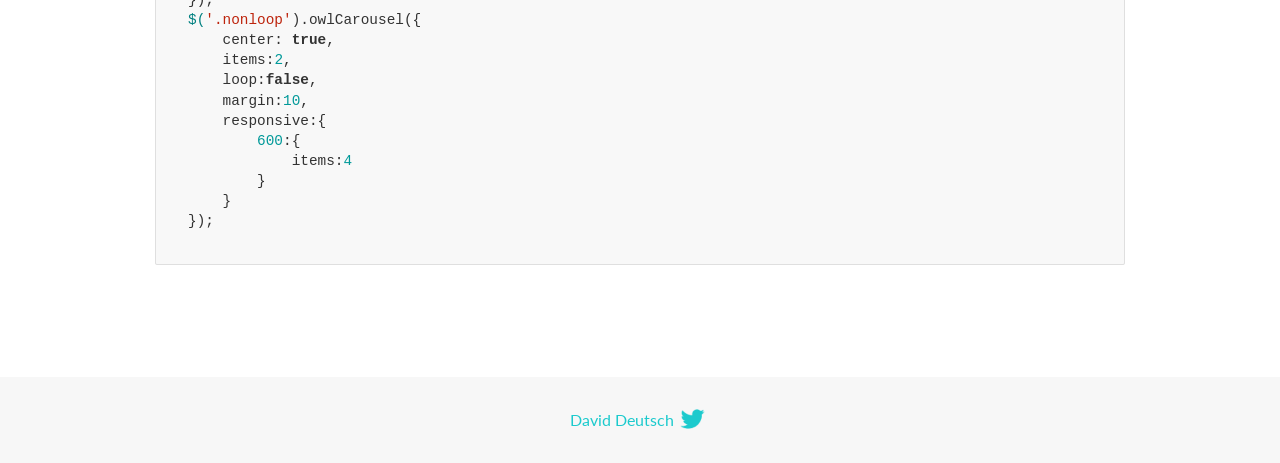
<file: OwlCarousel2-2.3.4/docs/demos/center.html>
<!DOCTYPE html>
<html lang="en">
  <head>

    <!-- head -->
    <meta charset="utf-8">
    <meta name="msapplication-tap-highlight" content="no" />
    <meta name="viewport" content="width=device-width, initial-scale=1.0" />
    <meta name="description" content="Center carousel">
    <meta name="author" content="David Deutsch">
    <title>
      Center Demo | Owl Carousel | 2.3.4
    </title>

    <!-- Stylesheets -->
    <link href='https://fonts.googleapis.com/css?family=Lato:300,400,700,400italic,300italic' rel='stylesheet' type='text/css'>
    <link rel="stylesheet" href="../assets/css/docs.theme.min.css">

    <!-- Owl Stylesheets -->
    <link rel="stylesheet" href="../assets/owlcarousel/assets/owl.carousel.min.css">
    <link rel="stylesheet" href="../assets/owlcarousel/assets/owl.theme.default.min.css">

    <!-- HTML5 shim and Respond.js IE8 support of HTML5 elements and media queries -->

    <!--[if lt IE 9]>
      <script src="https://oss.maxcdn.com/libs/html5shiv/3.7.0/html5shiv.js"></script>
      <script src="https://oss.maxcdn.com/libs/respond.js/1.3.0/respond.min.js"></script>
    <![endif]-->

    <!-- Favicons -->
    <link rel="apple-touch-icon-precomposed" sizes="144x144" href="../assets/ico/apple-touch-icon-144-precomposed.png">
    <link rel="shortcut icon" href="../assets/ico/favicon.png">
    <link rel="shortcut icon" href="favicon.ico">

    <!-- Yeah i know js should not be in header. Its required for demos.-->

    <!-- javascript -->
    <script src="../assets/vendors/jquery.min.js"></script>
    <script src="../assets/owlcarousel/owl.carousel.js"></script>
  </head>
  <body>

    <!-- header -->
    <header class="header">
      <div class="row">
        <div class="large-12 columns">
          <div class="brand left">
            <h3>
              <a href="/OwlCarousel2/">owl.carousel.js</a> 
            </h3>
          </div>
          <a id="toggle-nav" class="right">
            <span></span> <span></span> <span></span> 
          </a> 
          <div class="nav-bar">
            <ul class="clearfix">
              <li> <a href="/OwlCarousel2/index.html">Home</a>  </li>
              <li class="active">
                <a href="/OwlCarousel2/demos/demos.html">Demos</a> 
              </li>
              <li> <a href="/OwlCarousel2/docs/started-welcome.html">Docs</a>  </li>
              <li>
                <a href="https://github.com/OwlCarousel2/OwlCarousel2/archive/2.3.4.zip">Download</a> 
                <span class="download"></span> 
              </li>
            </ul>
          </div>
        </div>
      </div>
    </header>

    <!-- title -->
    <section class="title">
      <div class="row">
        <div class="large-12 columns">
          <h1>Center</h1>
        </div>
      </div>
    </section>

    <!--  Demos -->
    <section id="demos">
      <div class="row">
        <div class="large-12 columns">
          <h4 id="center-with-loop">Center with loop</h4>
          <div class="loop owl-carousel owl-theme">
            <div class="item">
              <h4>1</h4>
            </div>
            <div class="item">
              <h4>2</h4>
            </div>
            <div class="item">
              <h4>3</h4>
            </div>
            <div class="item">
              <h4>4</h4>
            </div>
            <div class="item">
              <h4>5</h4>
            </div>
            <div class="item">
              <h4>6</h4>
            </div>
            <div class="item">
              <h4>7</h4>
            </div>
            <div class="item">
              <h4>8</h4>
            </div>
            <div class="item">
              <h4>9</h4>
            </div>
            <div class="item">
              <h4>10</h4>
            </div>
            <div class="item">
              <h4>11</h4>
            </div>
            <div class="item">
              <h4>12</h4>
            </div>
          </div>
          <br>
          <h4 id="center-without-loop">Center without loop</h4>
          <div class="nonloop owl-carousel">
            <div class="item">
              <h4>1</h4>
            </div>
            <div class="item">
              <h4>2</h4>
            </div>
            <div class="item">
              <h4>3</h4>
            </div>
            <div class="item">
              <h4>4</h4>
            </div>
            <div class="item">
              <h4>5</h4>
            </div>
            <div class="item">
              <h4>6</h4>
            </div>
            <div class="item">
              <h4>7</h4>
            </div>
            <div class="item">
              <h4>8</h4>
            </div>
            <div class="item">
              <h4>9</h4>
            </div>
            <div class="item">
              <h4>10</h4>
            </div>
            <div class="item">
              <h4>11</h4>
            </div>
            <div class="item">
              <h4>12</h4>
            </div>
          </div>
          <h3 id="overview">Overview</h3>
          <blockquote>
            <p>Works well with odd and even items on screen. Keep in mind that dots are not working here like a pagination.</p>
          </blockquote>
          <p>Add center to setup:</p>
          <pre><code>center:true</code></pre>
          <h3 id="setup">Setup</h3>
          <pre><code>$(&#39;.loop&#39;).owlCarousel({
    center: true,
    items:2,
    loop:true,
    margin:10,
    responsive:{
        600:{
            items:4
        }
    }
});
$(&#39;.nonloop&#39;).owlCarousel({
    center: true,
    items:2,
    loop:false,
    margin:10,
    responsive:{
        600:{
            items:4
        }
    }
});</code></pre>
          <script>
            jQuery(document).ready(function($) {
              $('.loop').owlCarousel({
                center: true,
                items: 2,
                loop: true,
                margin: 10,
                responsive: {
                  600: {
                    items: 4
                  }
                }
              });
              $('.nonloop').owlCarousel({
                center: true,
                items: 2,
                loop: false,
                margin: 10,
                responsive: {
                  600: {
                    items: 4
                  }
                }
              });
            });
          </script>
        </div>
      </div>
    </section>

    <!-- footer -->
    <footer class="footer">
      <div class="row">
        <div class="large-12 columns">
          <h5>
            <a href="/OwlCarousel2/docs/support-contact.html">David Deutsch</a> 
            <a id="custom-tweet-button" href="https://twitter.com/share?url=https://github.com/OwlCarousel2/OwlCarousel2&text=Owl Carousel - This is so awesome! " target="_blank"></a> 
          </h5>
        </div>
      </div>
    </footer>

    <!-- vendors -->
    <script src="../assets/vendors/highlight.js"></script>
    <script src="../assets/js/app.js"></script>
  </body>
</html>
</file>
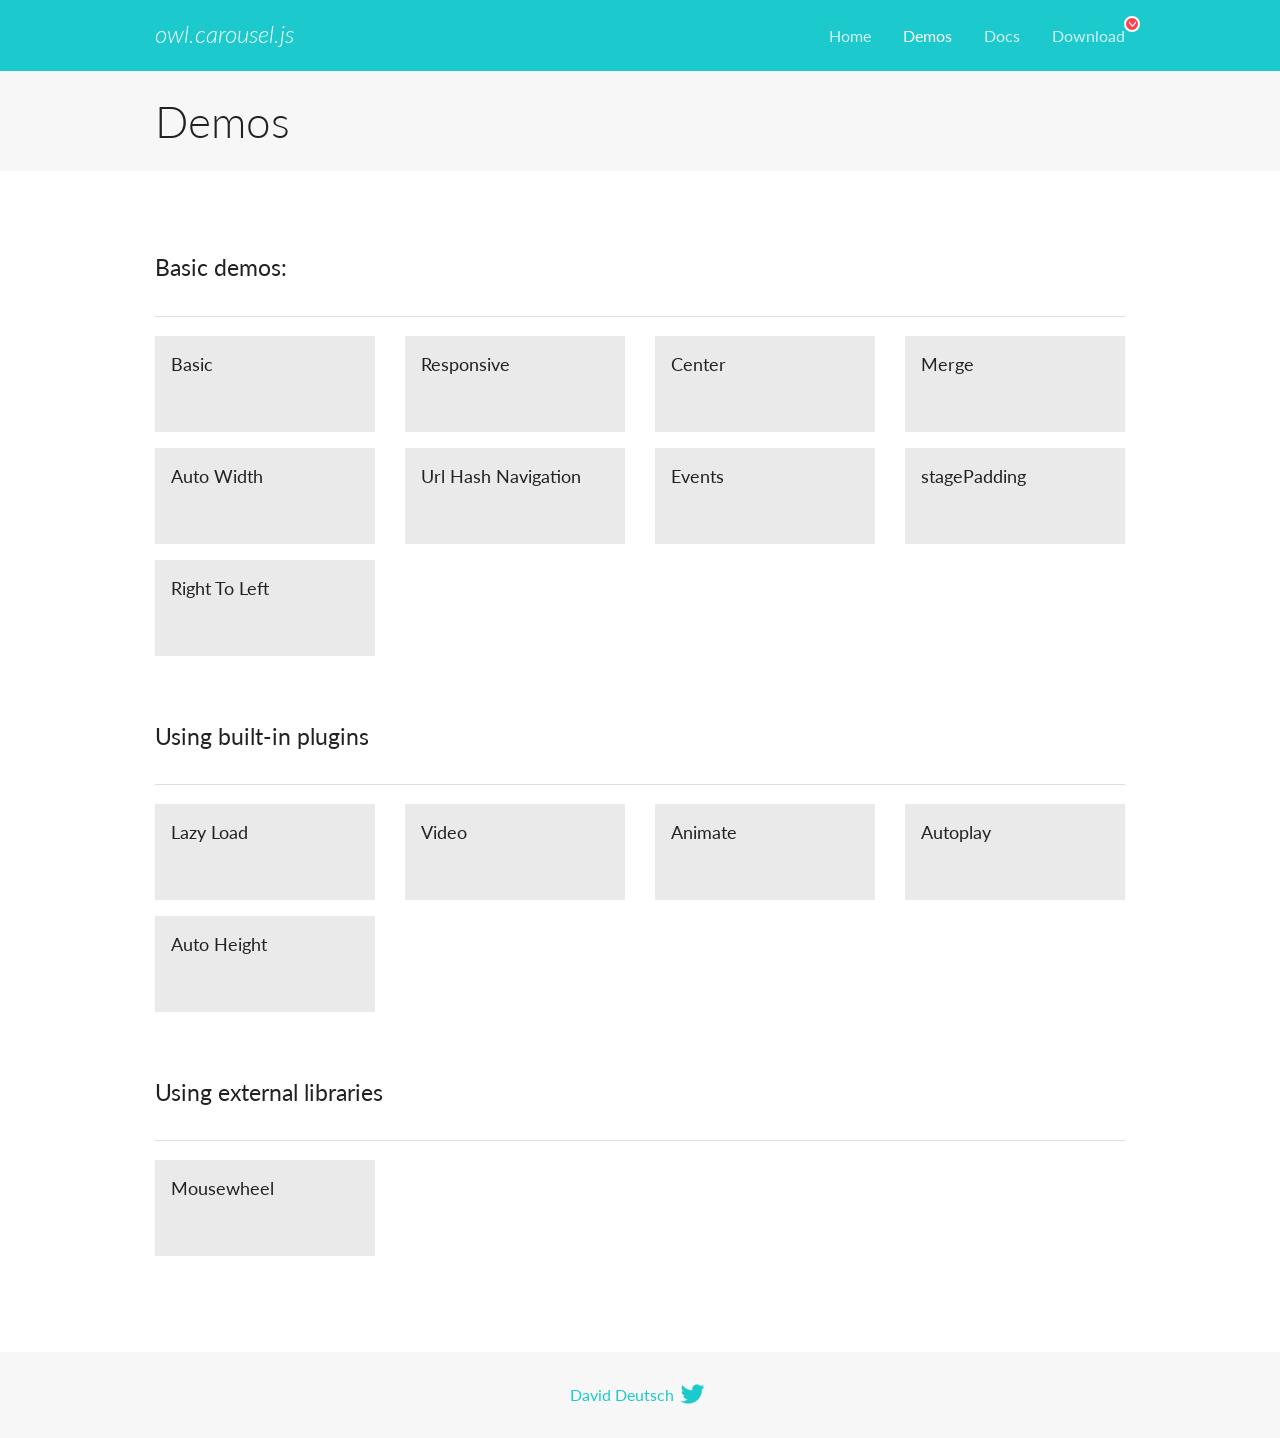
<file: OwlCarousel2-2.3.4/docs/demos/demos.html>
<!DOCTYPE html>
<html lang="en">
  <head>

    <!-- head -->
    <meta charset="utf-8">
    <meta name="msapplication-tap-highlight" content="no" />
    <meta name="viewport" content="width=device-width, initial-scale=1.0" />
    <meta name="description" content="A list of Owl Carousel examples.">
    <meta name="author" content="David Deutsch">
    <title>
      Demos | Owl Carousel | 2.3.4
    </title>

    <!-- Stylesheets -->
    <link href='https://fonts.googleapis.com/css?family=Lato:300,400,700,400italic,300italic' rel='stylesheet' type='text/css'>
    <link rel="stylesheet" href="../assets/css/docs.theme.min.css">

    <!-- Owl Stylesheets -->
    <link rel="stylesheet" href="../assets/owlcarousel/assets/owl.carousel.min.css">
    <link rel="stylesheet" href="../assets/owlcarousel/assets/owl.theme.default.min.css">

    <!-- HTML5 shim and Respond.js IE8 support of HTML5 elements and media queries -->

    <!--[if lt IE 9]>
      <script src="https://oss.maxcdn.com/libs/html5shiv/3.7.0/html5shiv.js"></script>
      <script src="https://oss.maxcdn.com/libs/respond.js/1.3.0/respond.min.js"></script>
    <![endif]-->

    <!-- Favicons -->
    <link rel="apple-touch-icon-precomposed" sizes="144x144" href="../assets/ico/apple-touch-icon-144-precomposed.png">
    <link rel="shortcut icon" href="../assets/ico/favicon.png">
    <link rel="shortcut icon" href="favicon.ico">

    <!-- Yeah i know js should not be in header. Its required for demos.-->

    <!-- javascript -->
    <script src="../assets/vendors/jquery.min.js"></script>
    <script src="../assets/owlcarousel/owl.carousel.js"></script>
  </head>
  <body>

    <!-- header -->
    <header class="header">
      <div class="row">
        <div class="large-12 columns">
          <div class="brand left">
            <h3>
              <a href="/OwlCarousel2/">owl.carousel.js</a> 
            </h3>
          </div>
          <a id="toggle-nav" class="right">
            <span></span> <span></span> <span></span> 
          </a> 
          <div class="nav-bar">
            <ul class="clearfix">
              <li> <a href="/OwlCarousel2/index.html">Home</a>  </li>
              <li class="active">
                <a href="/OwlCarousel2/demos/demos.html">Demos</a> 
              </li>
              <li> <a href="/OwlCarousel2/docs/started-welcome.html">Docs</a>  </li>
              <li>
                <a href="https://github.com/OwlCarousel2/OwlCarousel2/archive/2.3.4.zip">Download</a> 
                <span class="download"></span> 
              </li>
            </ul>
          </div>
        </div>
      </div>
    </header>

    <!-- title -->
    <section class="title">
      <div class="row">
        <div class="large-12 columns">
          <h1>Demos</h1>
        </div>
      </div>
    </section>

    <!--  Demos -->
    <section id="demos">
      <div class="row">
        <div class="large-12 columns">
          <h4 id="basic-demos-">Basic demos:</h4>
          <hr>
          <div class="demo-list">
            <div class="row">
              <div class="small-6 medium-4 large-3 columns">
                <a href="basic.html" class="demo-block">
                  <h5>Basic </h5>
                </a> 
              </div>
              <div class="small-6 medium-4 large-3 columns">
                <a href="responsive.html" class="demo-block">
                  <h5>Responsive </h5>
                </a> 
              </div>
              <div class="small-6 medium-4 large-3 columns">
                <a href="center.html" class="demo-block">
                  <h5>Center </h5>
                </a> 
              </div>
              <div class="small-6 medium-4 large-3 columns">
                <a href="merge.html" class="demo-block">
                  <h5>Merge </h5>
                </a> 
              </div>
              <div class="small-6 medium-4 large-3 columns">
                <a href="autowidth.html" class="demo-block">
                  <h5>Auto Width </h5>
                </a> 
              </div>
              <div class="small-6 medium-4 large-3 columns">
                <a href="urlhashnav.html" class="demo-block">
                  <h5>Url Hash Navigation </h5>
                </a> 
              </div>
              <div class="small-6 medium-4 large-3 columns">
                <a href="events.html" class="demo-block">
                  <h5>Events </h5>
                </a> 
              </div>
              <div class="small-6 medium-4 large-3 columns">
                <a href="stagepadding.html" class="demo-block">
                  <h5>stagePadding </h5>
                </a> 
              </div>
              <div class="small-6 medium-4 large-3 columns">
                <a href="rtl.html" class="demo-block">
                  <h5>Right To Left </h5>
                </a> 
              </div>
            </div>
          </div>
          <h4 id="using-built-in-plugins">Using built-in plugins</h4>
          <hr>
          <div class="demo-list">
            <div class="row">
              <div class="small-6 medium-4 large-3 columns">
                <a href="lazyLoad.html" class="demo-block">
                  <h5>Lazy Load </h5>
                </a> 
              </div>
              <div class="small-6 medium-4 large-3 columns">
                <a href="video.html" class="demo-block">
                  <h5>Video </h5>
                </a> 
              </div>
              <div class="small-6 medium-4 large-3 columns">
                <a href="animate.html" class="demo-block">
                  <h5>Animate </h5>
                </a> 
              </div>
              <div class="small-6 medium-4 large-3 columns">
                <a href="autoplay.html" class="demo-block">
                  <h5>Autoplay </h5>
                </a> 
              </div>
              <div class="small-6 medium-4 large-3 columns">
                <a href="autoheight.html" class="demo-block">
                  <h5>Auto Height </h5>
                </a> 
              </div>
            </div>
          </div>
          <h4 id="using-external-libraries">Using external libraries</h4>
          <hr>
          <div class="demo-list">
            <div class="row">
              <div class="small-6 medium-4 large-3 columns">
                <a href="mousewheel.html" class="demo-block">
                  <h5>Mousewheel </h5>
                </a> 
              </div>
            </div>
          </div>
        </div>
      </div>
    </section>

    <!-- footer -->
    <footer class="footer">
      <div class="row">
        <div class="large-12 columns">
          <h5>
            <a href="/OwlCarousel2/docs/support-contact.html">David Deutsch</a> 
            <a id="custom-tweet-button" href="https://twitter.com/share?url=https://github.com/OwlCarousel2/OwlCarousel2&text=Owl Carousel - This is so awesome! " target="_blank"></a> 
          </h5>
        </div>
      </div>
    </footer>

    <!-- vendors -->
    <script src="../assets/vendors/highlight.js"></script>
    <script src="../assets/js/app.js"></script>
  </body>
</html>
</file>
<file: font/stylesheet.css>
@font-face {
    font-family: 'Gotham';
    src: local('Gotham-LightItalic'),
        url('Gotham-LightItalic.woff2') format('woff2'),
        url('Gotham-LightItalic.woff') format('woff'),
        url('Gotham-LightItalic.ttf') format('truetype');
    font-weight: 300;
    font-style: italic;
}

@font-face {
    font-family: 'Gotham';
    src: local('Gotham-Bold'),
        url('Gotham-Bold.woff2') format('woff2'),
        url('Gotham-Bold.woff') format('woff'),
        url('Gotham-Bold.ttf') format('truetype');
    font-weight: bold;
    font-style: normal;
}

@font-face {
    font-family: 'Gotham';
    src: local('Gotham-Light'),
        url('Gotham-Light.woff2') format('woff2'),
        url('Gotham-Light.woff') format('woff'),
        url('Gotham-Light.ttf') format('truetype');
    font-weight: 300;
    font-style: normal;
}

@font-face {
    font-family: 'Gotham';
    src: local('Gotham-BoldItalic'),
        url('Gotham-BoldItalic.woff2') format('woff2'),
        url('Gotham-BoldItalic.woff') format('woff'),
        url('Gotham-BoldItalic.ttf') format('truetype');
    font-weight: bold;
    font-style: italic;
}

@font-face {
    font-family: 'Gotham';
    src: local('Gotham-MediumItalic'),
        url('Gotham-MediumItalic.woff2') format('woff2'),
        url('Gotham-MediumItalic.woff') format('woff'),
        url('Gotham-MediumItalic.ttf') format('truetype');
    font-weight: 500;
    font-style: italic;
}

@font-face {
    font-family: 'Archeologicaps';
    src: local('Archeologicaps'),
        url('Archeologicaps.woff2') format('woff2'),
        url('Archeologicaps.woff') format('woff'),
        url('Archeologicaps.ttf') format('truetype');
    font-weight: 500;
    font-style: normal;
}

@font-face {
    font-family: 'Gotham';
    src: local('Gotham-Medium'),
        url('Gotham-Medium.woff2') format('woff2'),
        url('Gotham-Medium.woff') format('woff'),
        url('Gotham-Medium.ttf') format('truetype');
    font-weight: 500;
    font-style: normal;
}

@font-face {
    font-family: 'Gotham';
    src: local('Gotham-XLight'),
        url('Gotham-XLight.woff2') format('woff2'),
        url('Gotham-XLight.woff') format('woff'),
        url('Gotham-XLight.ttf') format('truetype');
    font-weight: 300;
    font-style: normal;
}

@font-face {
    font-family: 'Gotham';
    src: local('Gotham-ThinItalic'),
        url('Gotham-ThinItalic.woff2') format('woff2'),
        url('Gotham-ThinItalic.woff') format('woff'),
        url('Gotham-ThinItalic.ttf') format('truetype');
    font-weight: 100;
    font-style: italic;
}

@font-face {
    font-family: 'Gotham';
    src: local('Gotham-XLightItalic'),
        url('Gotham-XLightItalic.woff2') format('woff2'),
        url('Gotham-XLightItalic.woff') format('woff'),
        url('Gotham-XLightItalic.ttf') format('truetype');
    font-weight: 300;
    font-style: italic;
}

@font-face {
    font-family: 'Gotham';
    src: local('Gotham-Thin'),
        url('Gotham-Thin.woff2') format('woff2'),
        url('Gotham-Thin.woff') format('woff'),
        url('Gotham-Thin.ttf') format('truetype');
    font-weight: 100;
    font-style: normal;
}

@font-face {
    font-family: 'Gotham';
    src: local('Gotham-UltraItalic'),
        url('Gotham-UltraItalic.woff2') format('woff2'),
        url('Gotham-UltraItalic.woff') format('woff'),
        url('Gotham-UltraItalic.ttf') format('truetype');
    font-weight: 500;
    font-style: italic;
}

@font-face {
    font-family: 'Gotham';
    src: local('Gotham-Black'),
        url('Gotham-Black.woff2') format('woff2'),
        url('Gotham-Black.woff') format('woff'),
        url('Gotham-Black.ttf') format('truetype');
    font-weight: 500;
    font-style: normal;
}

@font-face {
    font-family: 'Charlemagne Std';
    src: local('Charlemagne Std Bold'), local('CharlemagneStd-Bold'),
        url('CharlemagneStd-Bold.woff2') format('woff2'),
        url('CharlemagneStd-Bold.woff') format('woff'),
        url('CharlemagneStd-Bold.ttf') format('truetype');
    font-weight: bold;
    font-style: normal;
}
</file>
<file: css/style.css>
/***** root *****/
:root{
    --color-primaire: #f3e2ba;
    --bg-primaire: #000c15;
}
.navbar{
    --bs-navbar-toggler-icon-bg: url("data:image/svg+xml,%3csvg xmlns='http://www.w3.org/2000/svg' viewBox='0 0 30 30'%3e%3cpath stroke='rgba%2833, 37, 41, 0.75%29' stroke-linecap='round' stroke-miterlimit='10' stroke-width='2' d='M4 7h22M4 15h22M4 23h22'/%3e%3c/svg%3e");
}
html,body{
    background-color: var(--bg-primaire);
    color: #fff;
}
/***** End root *****/
/***** header *****/
.home header{
    /* background: linear-gradient(#222, #2227), url('../asset/img/atlantis/Background.jpg'); */
    background: linear-gradient(180deg, #000c15 0%, rgba(34, 34, 34, 0.00) 19.27%, rgba(34, 34, 34, 0.00) 83.33%, #000c15 100%),url('../asset/img/atlantis/Background.jpg') ;
    padding-bottom: 50px;
    background-size: cover;
} 
nav .nav-item .nav-link{
    color: var(--color-primaire);
    font-family: 'Charlemagne Std';
    font-weight: bold;
    font-style: normal;
    font-size: 20px;
}
.navbar{
    border-bottom: 2px var(--color-primaire) solid ;
}
.navbar .nav-item .nav-link i{
    border: 1px solid var(--color-primaire);
    border-radius: 50%;
    padding: 8px;
}
h1,h2{
    color: var(--color-primaire);
    font-family: 'Archeologicaps';
    font-weight: 500;
    font-style: normal;
}
.home h1{
    font-size: 98px;
}
.home h2{
    font-size: 38px;
}
header .owl-carousel .card-img-overlay{
    background: linear-gradient(180deg, rgba(1, 17, 29, 0.00) 0%, rgba(1, 17, 29, 0.00) 50%, #01111D 100%);
}
header .owl-carousel .card-text{
    color: var(--color-primaire);
    font-size: 18px;
    font-family: 'Gotham';
    font-weight: 300;
    font-style: normal;
    text-transform: uppercase;
    text-align: center;
}
header .achat{
    border: 4px solid var(--color-primaire);
    font-size: 23px;
    font-family: 'Gotham';
    font-weight: 400;
    font-style: normal;
    text-transform: uppercase;
    color: var(--color-primaire);
    border-radius: 10px;
    background-color: #0007;
}
header .achat:hover{
    background-color: var(--color-primaire);
    border-color: var(--color-primaire);
}
/***** End header *****/
/***** presentation *****/
.presentation{
    padding-top: 50px;
    padding-bottom: 50px;
}
/***** End presentation *****/

/***** actualites *****/
.actualites{
    padding-top: 50px;
    padding-bottom: 50px;
    background: url("../asset/img/actualites/Background.png");
    background-size: cover;
}
/***** End actualites *****/
/***** Footer *****/
footer{
    padding-bottom: 50px;
    background-color: #000a12;
    color: white;
}

.footer-link{
    background-color: #09141c;
    padding-top: 50px;
    padding-bottom: 50px;
}

.footer-link h3{
    color: var(--color-primaire);
    font-size: 24px;
    font-family: 'Charlemagne Std';
    font-weight: bold;
    font-style: normal;
}
.footer-newsletter{
    background-color: #172128;
    padding-top: 16px;
    padding-bottom: 16px;
}
.footer-copyright{
    padding-top: 50px;
}
/***** End Footer *****/

/***** Page Gallery Flexslider *****/
.flexslider{
    border: var(--bg-primaire);
    background: var(--bg-primaire);
}
/***** End Page Gallery Flexslider *****/

@media (max-width: 600px){
    .home h1{
        font-size: 40px;
    }
}
</file>
<file: asset/font/stylesheet.css>
@font-face {
    font-family: 'Charlemagne Std';
    src: url('CharlemagneStd-Bold.eot');
    src: url('CharlemagneStd-Bold.eot?#iefix') format('embedded-opentype'),
        url('CharlemagneStd-Bold.woff2') format('woff2'),
        url('CharlemagneStd-Bold.woff') format('woff'),
        url('CharlemagneStd-Bold.ttf') format('truetype');
    font-weight: bold;
    font-style: normal;
    font-display: swap;
}

@font-face {
    font-family: 'Gotham';
    src: url('Gotham-Bold.eot');
    src: url('Gotham-Bold.eot?#iefix') format('embedded-opentype'),
        url('Gotham-Bold.woff2') format('woff2'),
        url('Gotham-Bold.woff') format('woff'),
        url('Gotham-Bold.ttf') format('truetype');
    font-weight: bold;
    font-style: normal;
    font-display: swap;
}

@font-face {
    font-family: 'Gotham';
    src: url('Gotham-Light.eot');
    src: url('Gotham-Light.eot?#iefix') format('embedded-opentype'),
        url('Gotham-Light.woff2') format('woff2'),
        url('Gotham-Light.woff') format('woff'),
        url('Gotham-Light.ttf') format('truetype');
    font-weight: 300;
    font-style: normal;
    font-display: swap;
}

@font-face {
    font-family: 'Raleway';
    src: url('Raleway-Bold.eot');
    src: url('Raleway-Bold.eot?#iefix') format('embedded-opentype'),
        url('Raleway-Bold.woff2') format('woff2'),
        url('Raleway-Bold.woff') format('woff'),
        url('Raleway-Bold.ttf') format('truetype');
    font-weight: bold;
    font-style: normal;
    font-display: swap;
}

@font-face {
    font-family: 'Raleway';
    src: url('Raleway-Light.eot');
    src: url('Raleway-Light.eot?#iefix') format('embedded-opentype'),
        url('Raleway-Light.woff2') format('woff2'),
        url('Raleway-Light.woff') format('woff'),
        url('Raleway-Light.ttf') format('truetype');
    font-weight: 300;
    font-style: normal;
    font-display: swap;
}

@font-face {
    font-family: 'Gotham';
    src: url('Gotham-Medium.eot');
    src: url('Gotham-Medium.eot?#iefix') format('embedded-opentype'),
        url('Gotham-Medium.woff2') format('woff2'),
        url('Gotham-Medium.woff') format('woff'),
        url('Gotham-Medium.ttf') format('truetype');
    font-weight: 500;
    font-style: normal;
    font-display: swap;
}

@font-face {
    font-family: 'Archeologicaps';
    src: url('Archeologicaps.eot');
    src: url('Archeologicaps.eot?#iefix') format('embedded-opentype'),
        url('Archeologicaps.woff2') format('woff2'),
        url('Archeologicaps.woff') format('woff'),
        url('Archeologicaps.ttf') format('truetype');
    font-weight: 500;
    font-style: normal;
    font-display: swap;
}

@font-face {
    font-family: 'Raleway';
    src: url('Raleway-Regular.eot');
    src: url('Raleway-Regular.eot?#iefix') format('embedded-opentype'),
        url('Raleway-Regular.woff2') format('woff2'),
        url('Raleway-Regular.woff') format('woff'),
        url('Raleway-Regular.ttf') format('truetype');
    font-weight: normal;
    font-style: normal;
    font-display: swap;
}
</file>
